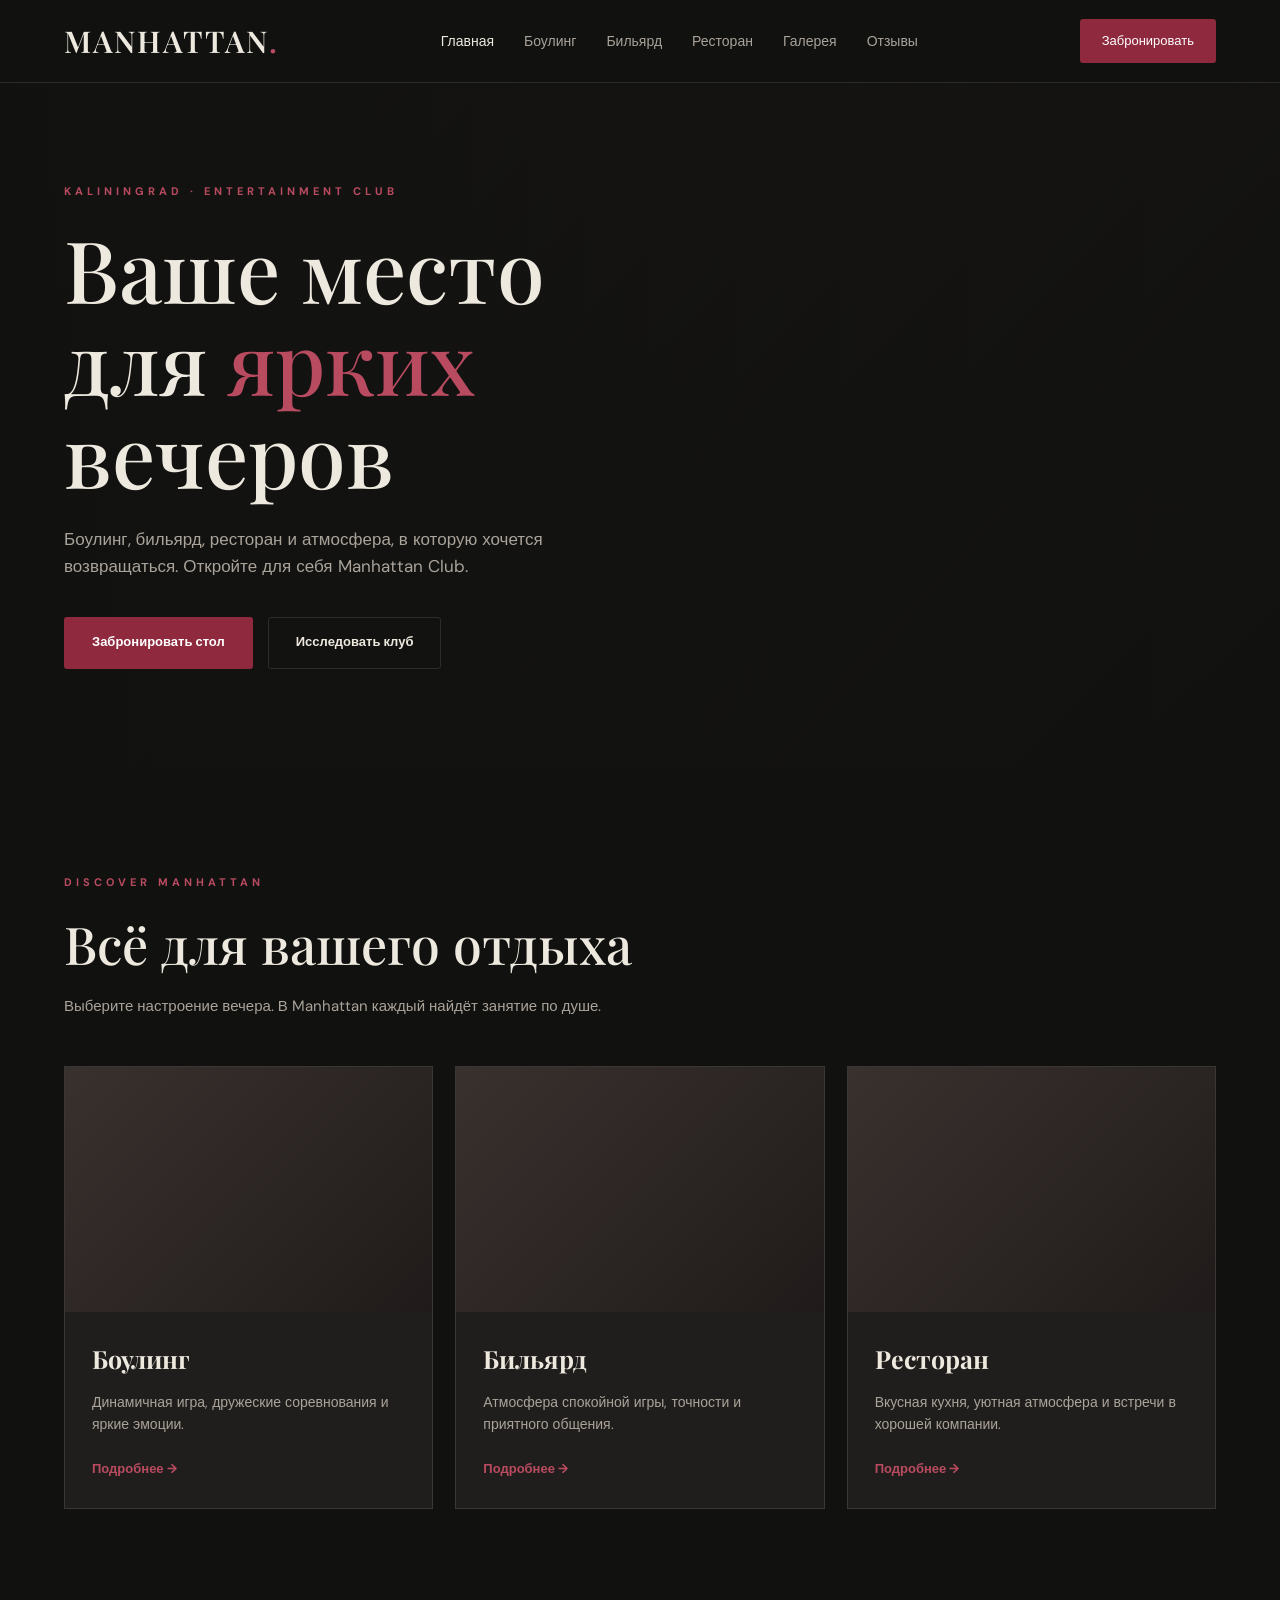
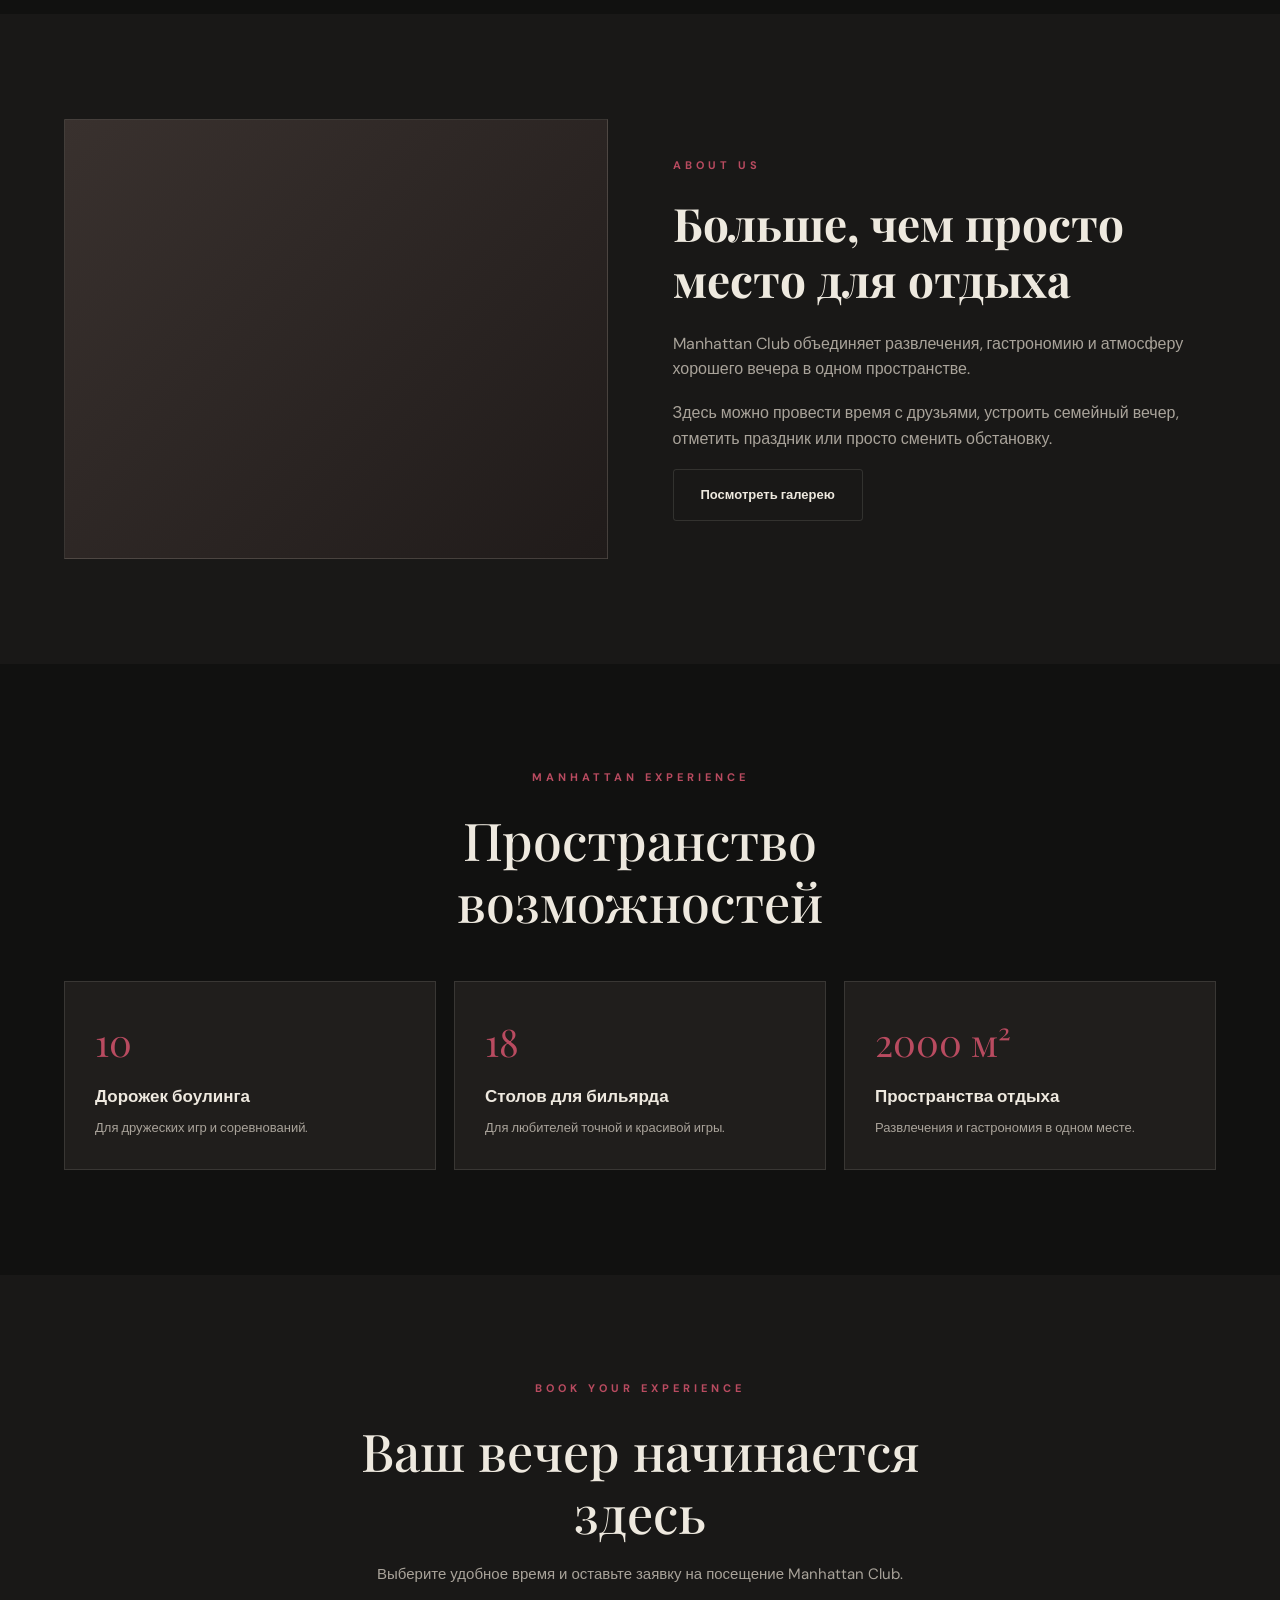
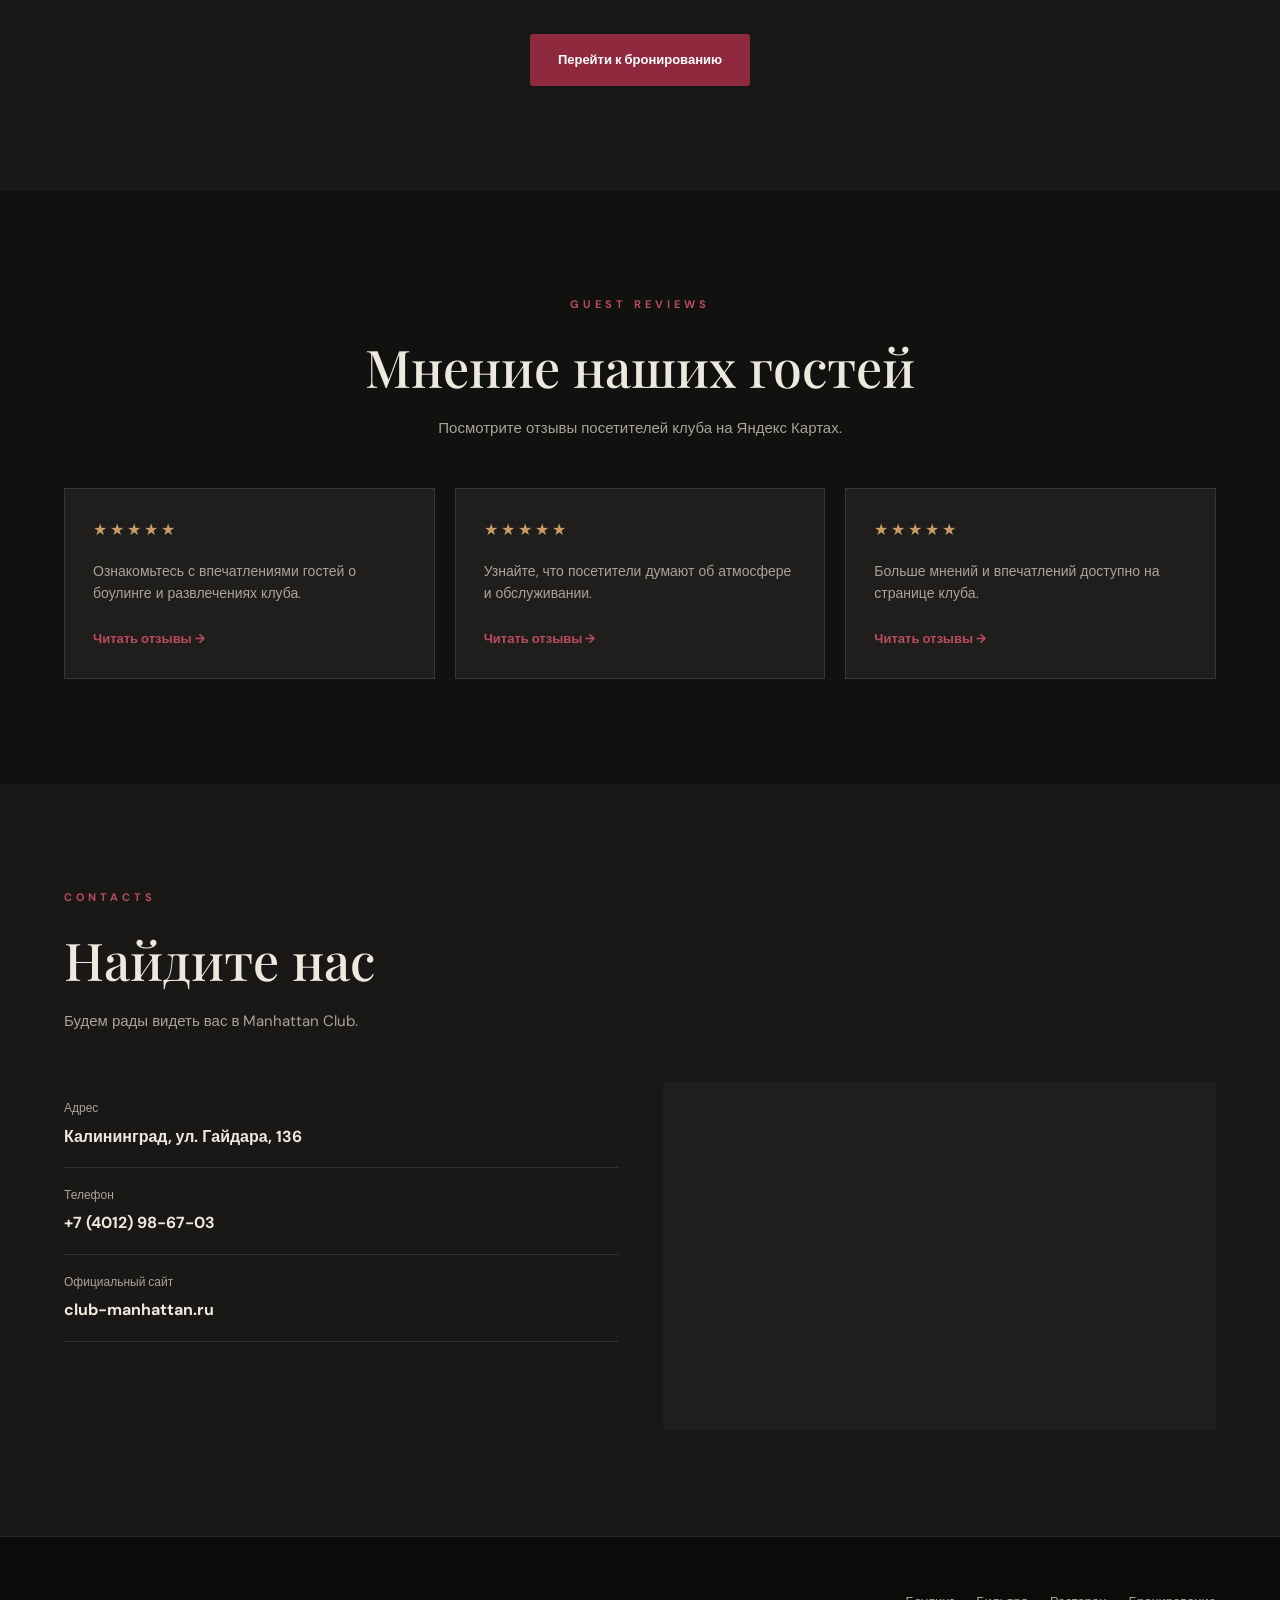
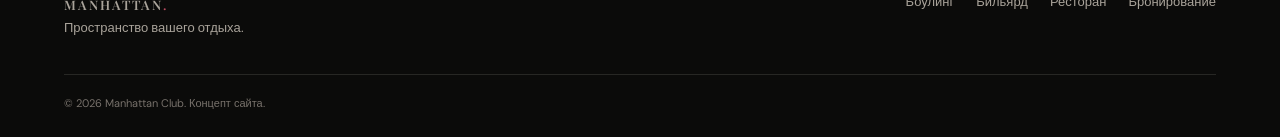
<file: index.html>
<!DOCTYPE html>
<html lang="ru">
<head>
  <meta charset="UTF-8">
  <meta name="viewport" content="width=device-width, initial-scale=1.0">
  <meta name="description" content="Manhattan Club — боулинг, бильярд, ресторан и отдых в Калининграде.">
  <title>Manhattan Club — территория отдыха</title>
  <link rel="stylesheet" href="css/style.css">
  <link rel="preconnect" href="https://fonts.googleapis.com">
  <link rel="preconnect" href="https://fonts.gstatic.com" crossorigin>
</head>
<body>

<header class="header">
  <div class="container nav">
    <a href="index.html" class="logo">MANHATTAN<span>.</span></a>

    <nav class="nav-links">
      <a href="index.html" class="active">Главная</a>
      <a href="bowling.html">Боулинг</a>
      <a href="billiard.html">Бильярд</a>
      <a href="restaurant.html">Ресторан</a>
      <a href="gallery.html">Галерея</a>
      <a href="reviews.html">Отзывы</a>
    </nav>

    <a href="booking.html" class="nav-button">Забронировать</a>
  </div>
</header>

<main>

  <!-- ПЕРВЫЙ ЭКРАН -->
  <section class="hero">
    <div class="container">
      <div class="hero-content">
        <div class="eyebrow">KALININGRAD · ENTERTAINMENT CLUB</div>

        <h1>
          Ваше место<br>
          для <span>ярких</span> вечеров
        </h1>

        <p>
          Боулинг, бильярд, ресторан и атмосфера,
          в которую хочется возвращаться.
          Откройте для себя Manhattan Club.
        </p>

        <div class="hero-actions">
          <a href="booking.html" class="btn btn-primary">
            Забронировать стол
          </a>

          <a href="#activities" class="btn btn-outline">
            Исследовать клуб
          </a>
        </div>
      </div>
    </div>
  </section>

  <!-- НАПРАВЛЕНИЯ -->
  <section class="section" id="activities">
    <div class="container">

      <div class="section-heading">
        <div class="eyebrow">DISCOVER MANHATTAN</div>
        <h2>Всё для вашего отдыха</h2>
        <p>
          Выберите настроение вечера.
          В Manhattan каждый найдёт занятие по душе.
        </p>
      </div>

      <div class="cards-grid">

        <article class="card">
          <div class="card-image"></div>
          <div class="card-content">
            <h3>Боулинг</h3>
            <p>
              Динамичная игра, дружеские соревнования
              и яркие эмоции.
            </p>
            <a href="bowling.html" class="card-link">
              Подробнее →
            </a>
          </div>
        </article>

        <article class="card">
          <div class="card-image"></div>
          <div class="card-content">
            <h3>Бильярд</h3>
            <p>
              Атмосфера спокойной игры, точности
              и приятного общения.
            </p>
            <a href="billiard.html" class="card-link">
              Подробнее →
            </a>
          </div>
        </article>

        <article class="card">
          <div class="card-image"></div>
          <div class="card-content">
            <h3>Ресторан</h3>
            <p>
              Вкусная кухня, уютная атмосфера
              и встречи в хорошей компании.
            </p>
            <a href="restaurant.html" class="card-link">
              Подробнее →
            </a>
          </div>
        </article>

      </div>
    </div>
  </section>

  <!-- О КЛУБЕ -->
  <section class="section section-dark">
    <div class="container about-grid">

      <div class="about-image"></div>

      <div class="about-text">
        <div class="eyebrow">ABOUT US</div>
        <h2>Больше, чем просто место для отдыха</h2>

        <p>
          Manhattan Club объединяет развлечения,
          гастрономию и атмосферу хорошего вечера
          в одном пространстве.
        </p>

        <p>
          Здесь можно провести время с друзьями,
          устроить семейный вечер, отметить праздник
          или просто сменить обстановку.
        </p>

        <a href="gallery.html" class="btn btn-outline">
          Посмотреть галерею
        </a>
      </div>

    </div>
  </section>

  <!-- ПРЕИМУЩЕСТВА -->
  <section class="section">
    <div class="container">

      <div class="section-heading center">
        <div class="eyebrow">MANHATTAN EXPERIENCE</div>
        <h2>Пространство возможностей</h2>
      </div>

      <div class="features">

        <div class="feature">
          <div class="feature-number">10</div>
          <h3>Дорожек боулинга</h3>
          <p>Для дружеских игр и соревнований.</p>
        </div>

        <div class="feature">
          <div class="feature-number">18</div>
          <h3>Столов для бильярда</h3>
          <p>Для любителей точной и красивой игры.</p>
        </div>

        <div class="feature">
          <div class="feature-number">2000 м²</div>
          <h3>Пространства отдыха</h3>
          <p>Развлечения и гастрономия в одном месте.</p>
        </div>

      </div>

    </div>
  </section>

  <!-- БРОНИРОВАНИЕ -->
  <section class="section section-dark">
    <div class="container">

      <div class="section-heading center">
        <div class="eyebrow">BOOK YOUR EXPERIENCE</div>
        <h2>Ваш вечер начинается здесь</h2>
        <p>
          Выберите удобное время и оставьте заявку
          на посещение Manhattan Club.
        </p>
      </div>

      <div style="text-align:center">
        <a href="booking.html" class="btn btn-primary">
          Перейти к бронированию
        </a>
      </div>

    </div>
  </section>

  <!-- ОТЗЫВЫ -->
  <section class="section">
    <div class="container">

      <div class="section-heading center">
        <div class="eyebrow">GUEST REVIEWS</div>
        <h2>Мнение наших гостей</h2>
        <p>
          Посмотрите отзывы посетителей клуба
          на Яндекс Картах.
        </p>
      </div>

      <div class="reviews-grid">

        <div class="review">
          <div class="review-stars">★★★★★</div>
          <p>
            Ознакомьтесь с впечатлениями гостей
            о боулинге и развлечениях клуба.
          </p>
          <a class="card-link"
             href="https://yandex.com/maps/org/manhattan_club/1027581451/reviews/"
             target="_blank" rel="noopener">
            Читать отзывы →
          </a>
        </div>

        <div class="review">
          <div class="review-stars">★★★★★</div>
          <p>
            Узнайте, что посетители думают
            об атмосфере и обслуживании.
          </p>
          <a class="card-link"
             href="https://yandex.com/maps/org/manhattan_club/1027581451/reviews/"
             target="_blank" rel="noopener">
            Читать отзывы →
          </a>
        </div>

        <div class="review">
          <div class="review-stars">★★★★★</div>
          <p>
            Больше мнений и впечатлений
            доступно на странице клуба.
          </p>
          <a class="card-link"
             href="https://yandex.com/maps/org/manhattan_club/1027581451/reviews/"
             target="_blank" rel="noopener">
            Читать отзывы →
          </a>
        </div>

      </div>

    </div>
  </section>

  <!-- КОНТАКТЫ -->
  <section class="section section-dark">
    <div class="container">

      <div class="section-heading">
        <div class="eyebrow">CONTACTS</div>
        <h2>Найдите нас</h2>
        <p>Будем рады видеть вас в Manhattan Club.</p>
      </div>

      <div class="contacts-grid">

        <div>
          <div class="contact-item">
            <span>Адрес</span>
            <strong>Калининград, ул. Гайдара, 136</strong>
          </div>

          <div class="contact-item">
            <span>Телефон</span>
            <strong>
              <a href="tel:+74012986703">+7 (4012) 98-67-03</a>
            </strong>
          </div>

          <div class="contact-item">
            <span>Официальный сайт</span>
            <strong>
              <a href="https://club-manhattan.ru/"
                 target="_blank" rel="noopener">
                club-manhattan.ru
              </a>
            </strong>
          </div>
        </div>

        <iframe
          class="map-frame"
          src="https://yandex.ru/map-widget/v1/?text=Manhattan%20Club%20Kaliningrad%20Gaidara%20136"
          loading="lazy"
          title="Manhattan Club на карте">
        </iframe>

      </div>
    </div>
  </section>

</main>

<footer class="footer">
  <div class="container">

    <div class="footer-content">
      <div>
        <a href="index.html" class="logo">MANHATTAN<span>.</span></a>
        <p>Пространство вашего отдыха.</p>
      </div>

      <div class="footer-links">
        <a href="bowling.html">Боулинг</a>
        <a href="billiard.html">Бильярд</a>
        <a href="restaurant.html">Ресторан</a>
        <a href="booking.html">Бронирование</a>
      </div>
    </div>

    <div class="footer-bottom">
      © 2026 Manhattan Club. Концепт сайта.
    </div>

  </div>
</footer>

</body>
</html>
</file>
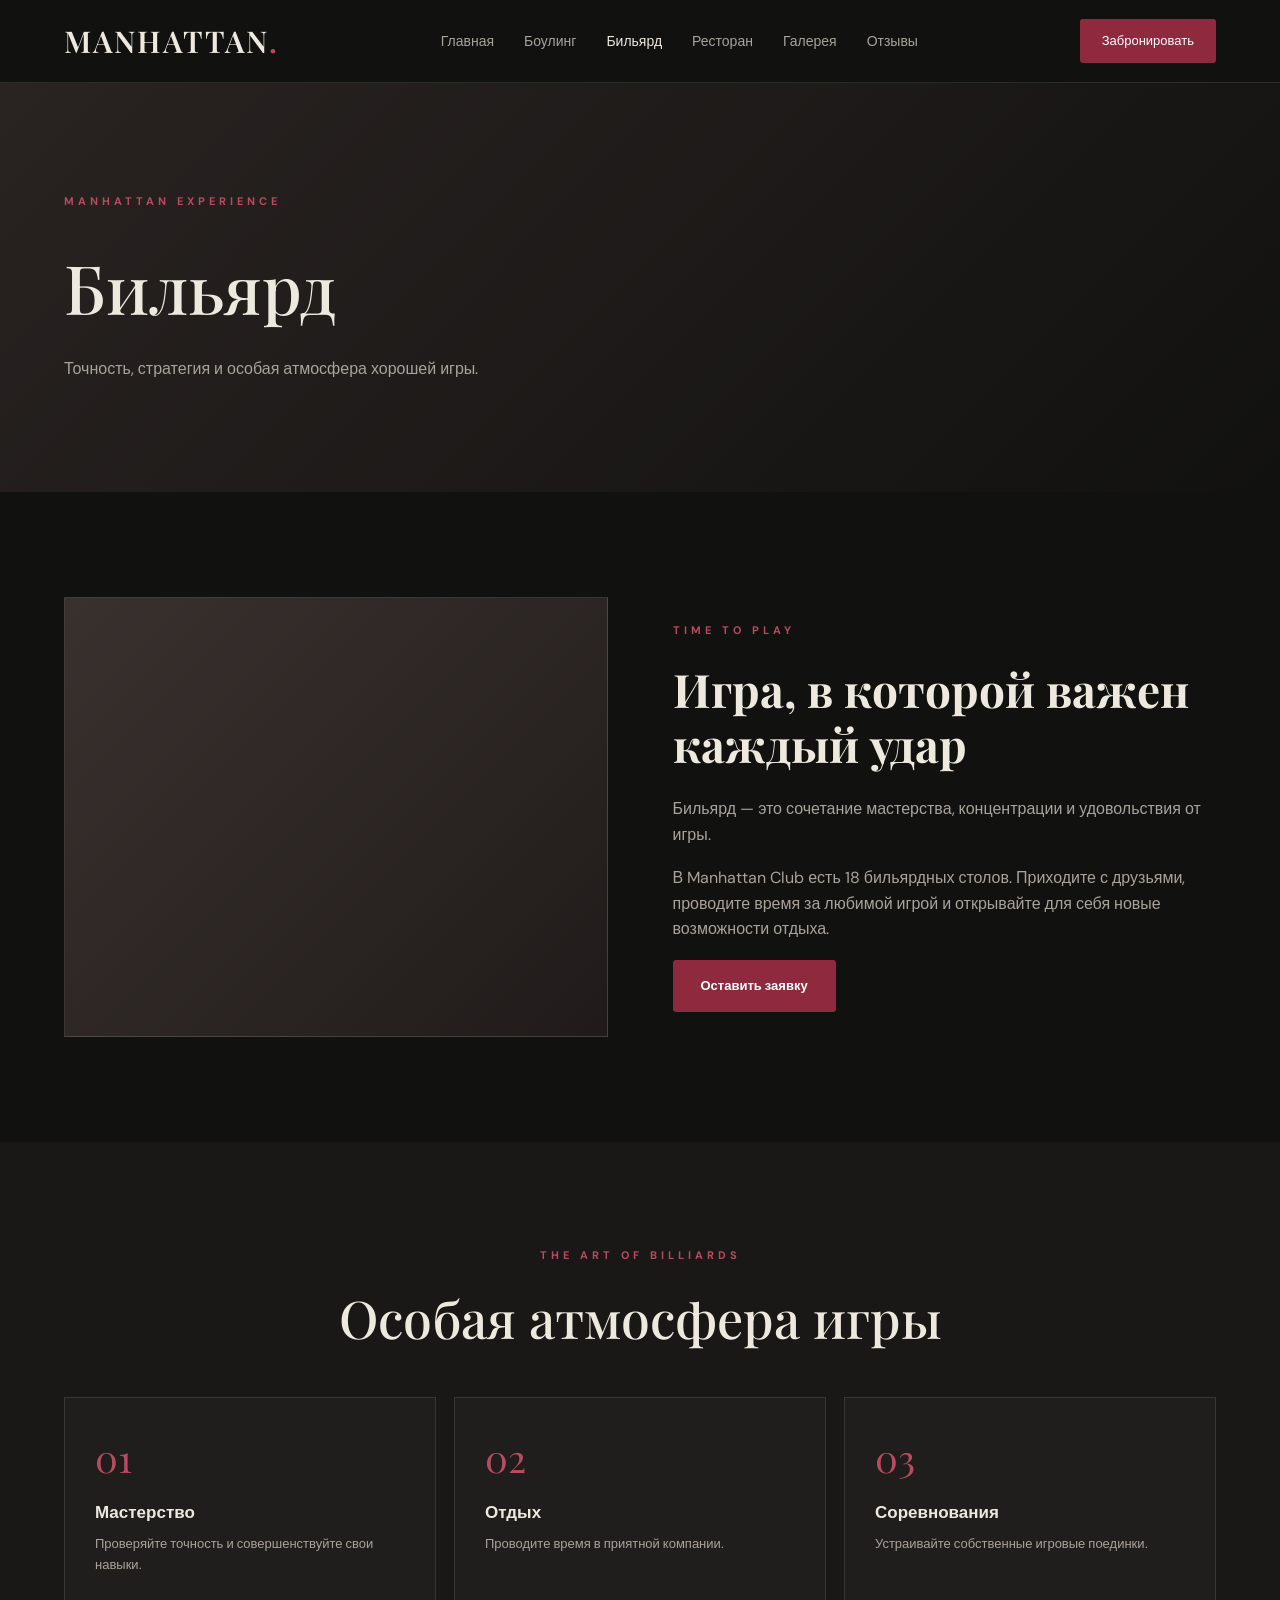
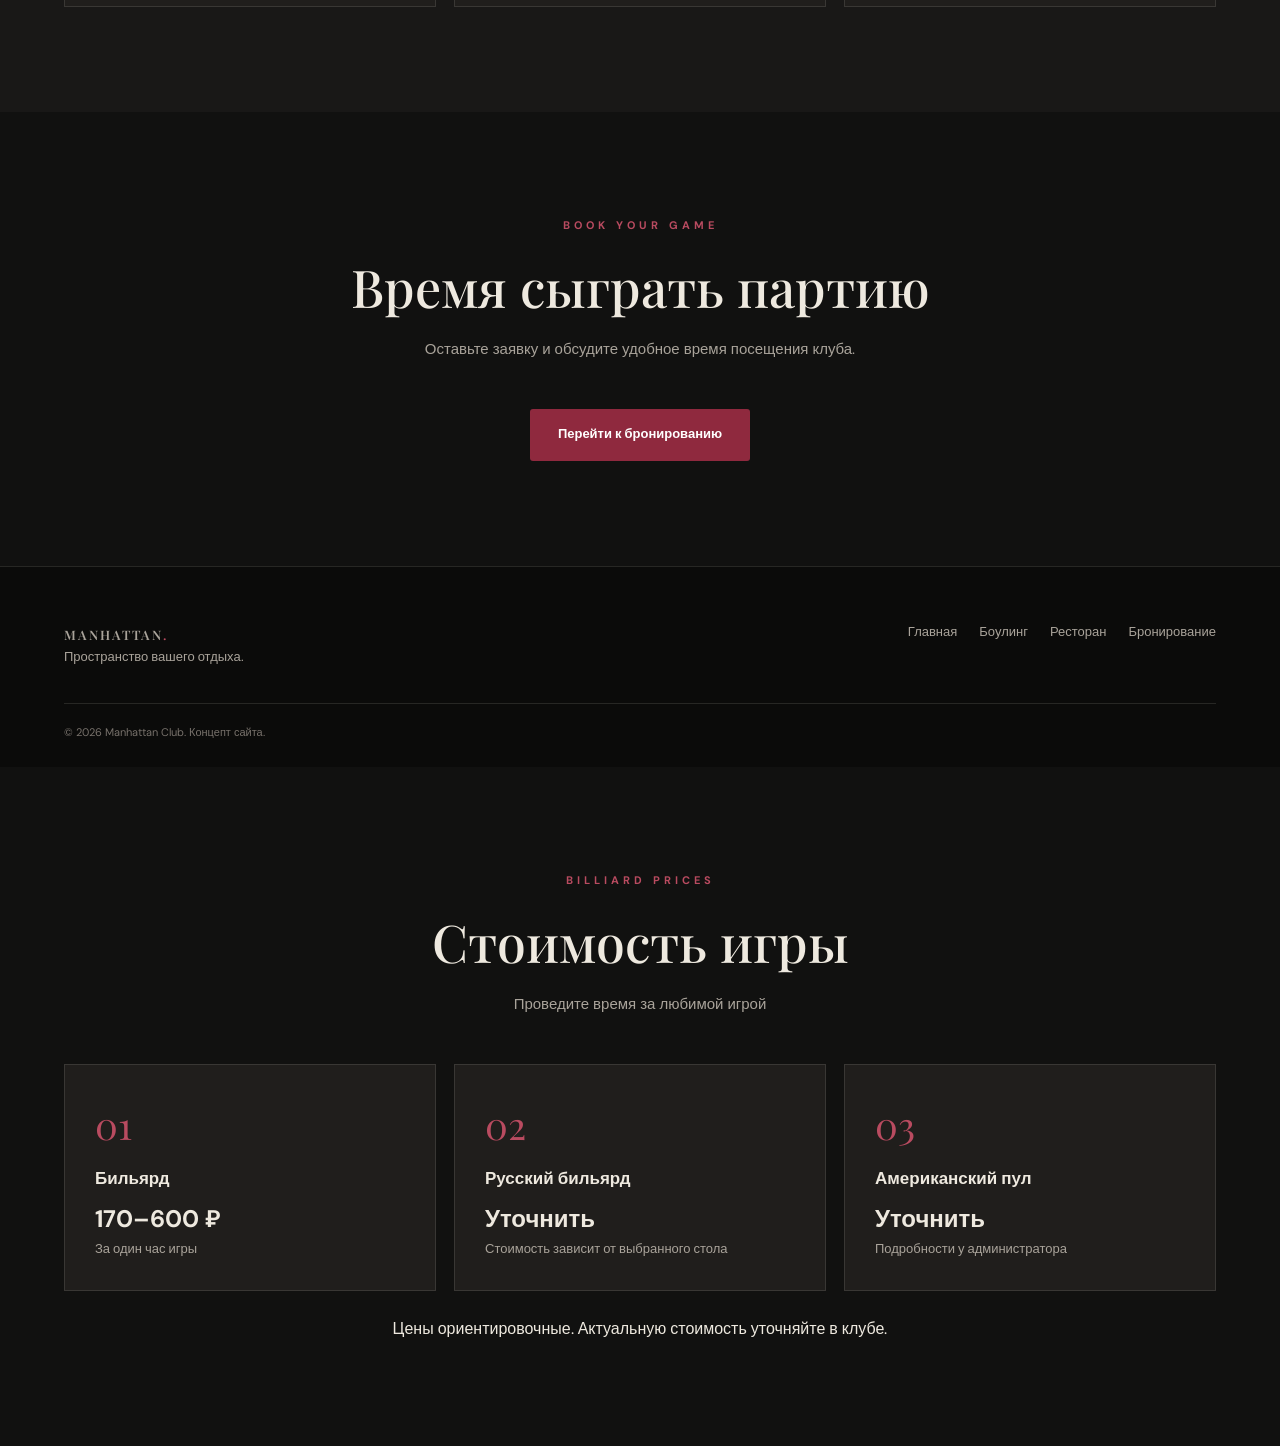
<file: billiard.html>
<!DOCTYPE html>
<html lang="ru">
<head>
  <meta charset="UTF-8">
  <meta name="viewport" content="width=device-width, initial-scale=1.0">
  <meta name="description" content="Бильярд в Manhattan Club, Калининград.">
  <title>Бильярд — Manhattan Club</title>
  <link rel="stylesheet" href="css/style.css">
</head>
<body>

<header class="header">
  <div class="container nav">
    <a href="index.html" class="logo">MANHATTAN<span>.</span></a>

    <nav class="nav-links">
      <a href="index.html">Главная</a>
      <a href="bowling.html">Боулинг</a>
      <a href="billiard.html" class="active">Бильярд</a>
      <a href="restaurant.html">Ресторан</a>
      <a href="gallery.html">Галерея</a>
      <a href="reviews.html">Отзывы</a>
    </nav>

    <a href="booking.html" class="nav-button">Забронировать</a>
  </div>
</header>

<main>

  <section class="page-hero">
    <div class="container">
      <div class="eyebrow">MANHATTAN EXPERIENCE</div>
      <h1>Бильярд</h1>
      <p>
        Точность, стратегия и особая атмосфера
        хорошей игры.
      </p>
    </div>
  </section>

  <section class="section">
    <div class="container about-grid">

      <div class="about-image"></div>

      <div class="about-text">
        <div class="eyebrow">TIME TO PLAY</div>
        <h2>Игра, в которой важен каждый удар</h2>

        <p>
          Бильярд — это сочетание мастерства,
          концентрации и удовольствия от игры.
        </p>

        <p>
          В Manhattan Club есть 18 бильярдных столов.
          Приходите с друзьями, проводите время
          за любимой игрой и открывайте для себя
          новые возможности отдыха.
        </p>

        <a href="booking.html" class="btn btn-primary">
          Оставить заявку
        </a>
      </div>

    </div>
  </section>

  <section class="section section-dark">
    <div class="container">

      <div class="section-heading center">
        <div class="eyebrow">THE ART OF BILLIARDS</div>
        <h2>Особая атмосфера игры</h2>
      </div>

      <div class="features">

        <div class="feature">
          <div class="feature-number">01</div>
          <h3>Мастерство</h3>
          <p>Проверяйте точность и совершенствуйте свои навыки.</p>
        </div>

        <div class="feature">
          <div class="feature-number">02</div>
          <h3>Отдых</h3>
          <p>Проводите время в приятной компании.</p>
        </div>

        <div class="feature">
          <div class="feature-number">03</div>
          <h3>Соревнования</h3>
          <p>Устраивайте собственные игровые поединки.</p>
        </div>

      </div>

    </div>
  </section>

  <section class="section">
    <div class="container">
      <div class="section-heading center">
        <div class="eyebrow">BOOK YOUR GAME</div>
        <h2>Время сыграть партию</h2>
        <p>
          Оставьте заявку и обсудите удобное
          время посещения клуба.
        </p>
      </div>

      <div style="text-align:center">
        <a href="booking.html" class="btn btn-primary">
          Перейти к бронированию
        </a>
      </div>
    </div>
  </section>

</main>

<footer class="footer">
  <div class="container">
    <div class="footer-content">
      <div>
        <a href="index.html" class="logo">MANHATTAN<span>.</span></a>
        <p>Пространство вашего отдыха.</p>
      </div>

      <div class="footer-links">
        <a href="index.html">Главная</a>
        <a href="bowling.html">Боулинг</a>
        <a href="restaurant.html">Ресторан</a>
        <a href="booking.html">Бронирование</a>
      </div>
    </div>

    <div class="footer-bottom">
      © 2026 Manhattan Club. Концепт сайта.
    </div>
  </div>
</footer>

</body>
</html>
<section class="section">
    <div class="container">
        <div class="section-heading center">
            <div class="eyebrow">BILLIARD PRICES</div>
            <h2>Стоимость игры</h2>
            <p>Проведите время за любимой игрой</p>
        </div>

        <div class="features">
            <div class="feature">
                <div class="feature-number">01</div>
                <h3>Бильярд</h3>
                <h2>170–600 ₽</h2>
                <p>За один час игры</p>
            </div>

            <div class="feature">
                <div class="feature-number">02</div>
                <h3>Русский бильярд</h3>
                <h2>Уточнить</h2>
                <p>Стоимость зависит от выбранного стола</p>
            </div>

            <div class="feature">
                <div class="feature-number">03</div>
                <h3>Американский пул</h3>
                <h2>Уточнить</h2>
                <p>Подробности у администратора</p>
            </div>
        </div>

        <p style="text-align:center; margin-top:25px;">
            Цены ориентировочные. Актуальную стоимость уточняйте в клубе.
        </p>
    </div>
</section>
</file>
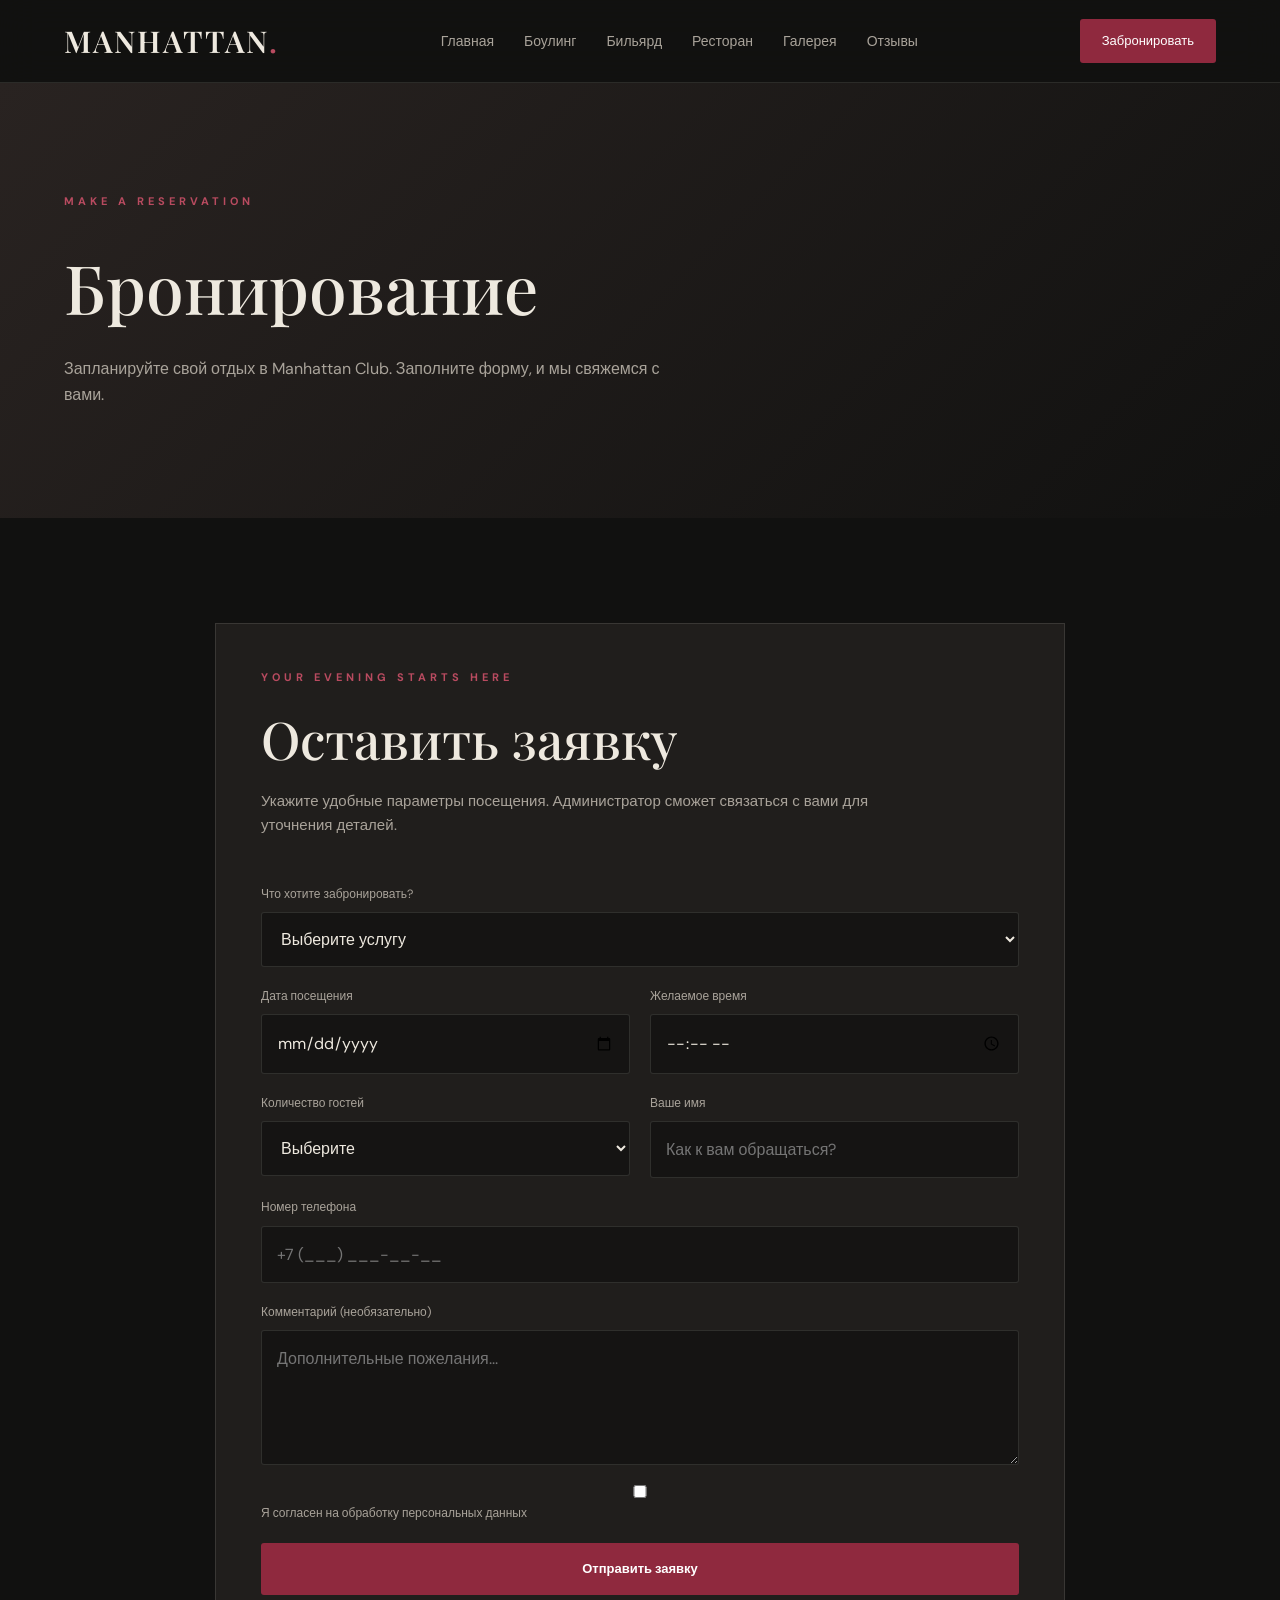
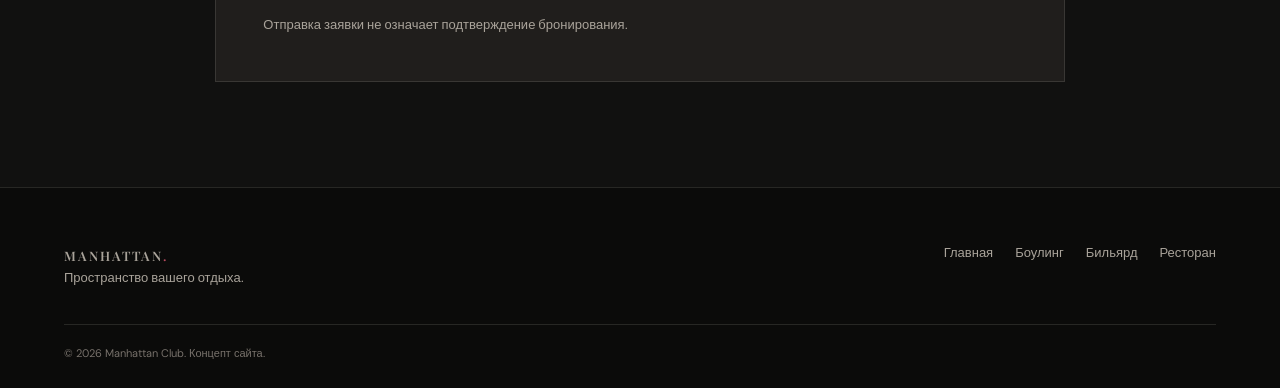
<file: booking.html>
<!DOCTYPE html>
<html lang="ru">
<head>
  <meta charset="UTF-8">
  <meta name="viewport" content="width=device-width, initial-scale=1.0">
  <meta name="description" content="Заявка на бронирование в Manhattan Club.">
  <title>Бронирование — Manhattan Club</title>
  <link rel="stylesheet" href="css/style.css">
</head>
<body>

<header class="header">
  <div class="container nav">
    <a href="index.html" class="logo">MANHATTAN<span>.</span></a>

    <nav class="nav-links">
      <a href="index.html">Главная</a>
      <a href="bowling.html">Боулинг</a>
      <a href="billiard.html">Бильярд</a>
      <a href="restaurant.html">Ресторан</a>
      <a href="gallery.html">Галерея</a>
      <a href="reviews.html">Отзывы</a>
    </nav>

    <a href="booking.html" class="nav-button">Забронировать</a>
  </div>
</header>

<main>

  <section class="page-hero">
    <div class="container">
      <div class="eyebrow">MAKE A RESERVATION</div>
      <h1>Бронирование</h1>
      <p>
        Запланируйте свой отдых в Manhattan Club.
        Заполните форму, и мы свяжемся с вами.
      </p>
    </div>
  </section>

  <section class="section">
    <div class="container">

      <div class="booking-box">

        <div class="section-heading">
          <div class="eyebrow">YOUR EVENING STARTS HERE</div>
          <h2>Оставить заявку</h2>
          <p>
            Укажите удобные параметры посещения.
            Администратор сможет связаться с вами
            для уточнения деталей.
          </p>
        </div>

        <form class="booking-form"
              action="https://formsubmit.co/ajax/YOUR_EMAIL"
              method="POST"
              id="bookingForm">

          <input type="hidden" name="_subject"
                 value="Новая заявка — Manhattan Club">

          <input type="hidden" name="_captcha" value="false">

          <div class="form-group full">
            <label for="service">Что хотите забронировать?</label>
            <select id="service" name="Услуга" required>
              <option value="">Выберите услугу</option>
              <option value="Боулинг">Боулинг</option>
              <option value="Бильярд">Бильярд</option>
              <option value="Ресторан">Ресторан</option>
            </select>
          </div>

          <div class="form-group">
            <label for="date">Дата посещения</label>
            <input type="date" id="date" name="Дата" required>
          </div>

          <div class="form-group">
            <label for="time">Желаемое время</label>
            <input type="time" id="time" name="Время" required>
          </div>

          <div class="form-group">
            <label for="guests">Количество гостей</label>
            <select id="guests" name="Количество гостей" required>
              <option value="">Выберите</option>
              <option>1 человек</option>
              <option>2 человека</option>
              <option>3 человека</option>
              <option>4 человека</option>
              <option>5 человек</option>
              <option>6 человек</option>
              <option>7 человек</option>
              <option>8 человек</option>
              <option>Более 8 человек</option>
            </select>
          </div>

          <div class="form-group">
            <label for="name">Ваше имя</label>
            <input type="text" id="name" name="Имя"
                   placeholder="Как к вам обращаться?" required>
          </div>

          <div class="form-group full">
            <label for="phone">Номер телефона</label>
            <input type="tel" id="phone" name="Телефон"
                   placeholder="+7 (___) ___-__-__" required>
          </div>

          <div class="form-group full">
            <label for="comment">Комментарий (необязательно)</label>
            <textarea id="comment" name="Комментарий"
                      rows="4"
                      placeholder="Дополнительные пожелания..."></textarea>
          </div>

          <div class="form-group full">
            <label>
              <input type="checkbox" required>
              Я согласен на обработку персональных данных
            </label>
          </div>

          <button type="submit" class="btn btn-primary">
            Отправить заявку
          </button>

          <p id="formMessage"
             style="color:var(--muted);font-size:13px;text-align:center"
             aria-live="polite">
            Отправка заявки не означает подтверждение бронирования.
          </p>

        </form>

      </div>
    </div>
  </section>

</main>

<footer class="footer">
  <div class="container">
    <div class="footer-content">
      <div>
        <a href="index.html" class="logo">MANHATTAN<span>.</span></a>
        <p>Пространство вашего отдыха.</p>
      </div>

      <div class="footer-links">
        <a href="index.html">Главная</a>
        <a href="bowling.html">Боулинг</a>
        <a href="billiard.html">Бильярд</a>
        <a href="restaurant.html">Ресторан</a>
      </div>
    </div>

    <div class="footer-bottom">
      © 2026 Manhattan Club. Концепт сайта.
    </div>
  </div>
</footer>

<script>
const dateInput = document.getElementById('date');
const today = new Date();
const localToday = new Date(
  today.getTime() - today.getTimezoneOffset() * 60000
).toISOString().split('T')[0];

dateInput.min = localToday;

document.getElementById('bookingForm').addEventListener('submit', async function(event) {
  event.preventDefault();

  const form = this;
  const message = document.getElementById('formMessage');
  const button = form.querySelector('button[type="submit"]');

  if (form.action.includes('YOUR_EMAIL')) {
    message.textContent = 'Форма подготовлена. Для отправки нужно подключить электронную почту клуба.';
    return;
  }

  button.disabled = true;
  button.textContent = 'Отправка...';

  try {
    const response = await fetch(form.action, {
      method: 'POST',
      body: new FormData(form),
      headers: { 'Accept': 'application/json' }
    });

    if (!response.ok) throw new Error('Ошибка отправки');

    message.textContent = 'Заявка отправлена! Ожидайте связи с представителем клуба.';
    form.reset();
    dateInput.min = localToday;

  } catch (error) {
    message.textContent = 'Не удалось отправить заявку. Попробуйте связаться с клубом по телефону.';
  } finally {
    button.disabled = false;
    button.textContent = 'Отправить заявку';
  }
});
</script>

</body>
</html>
</file>
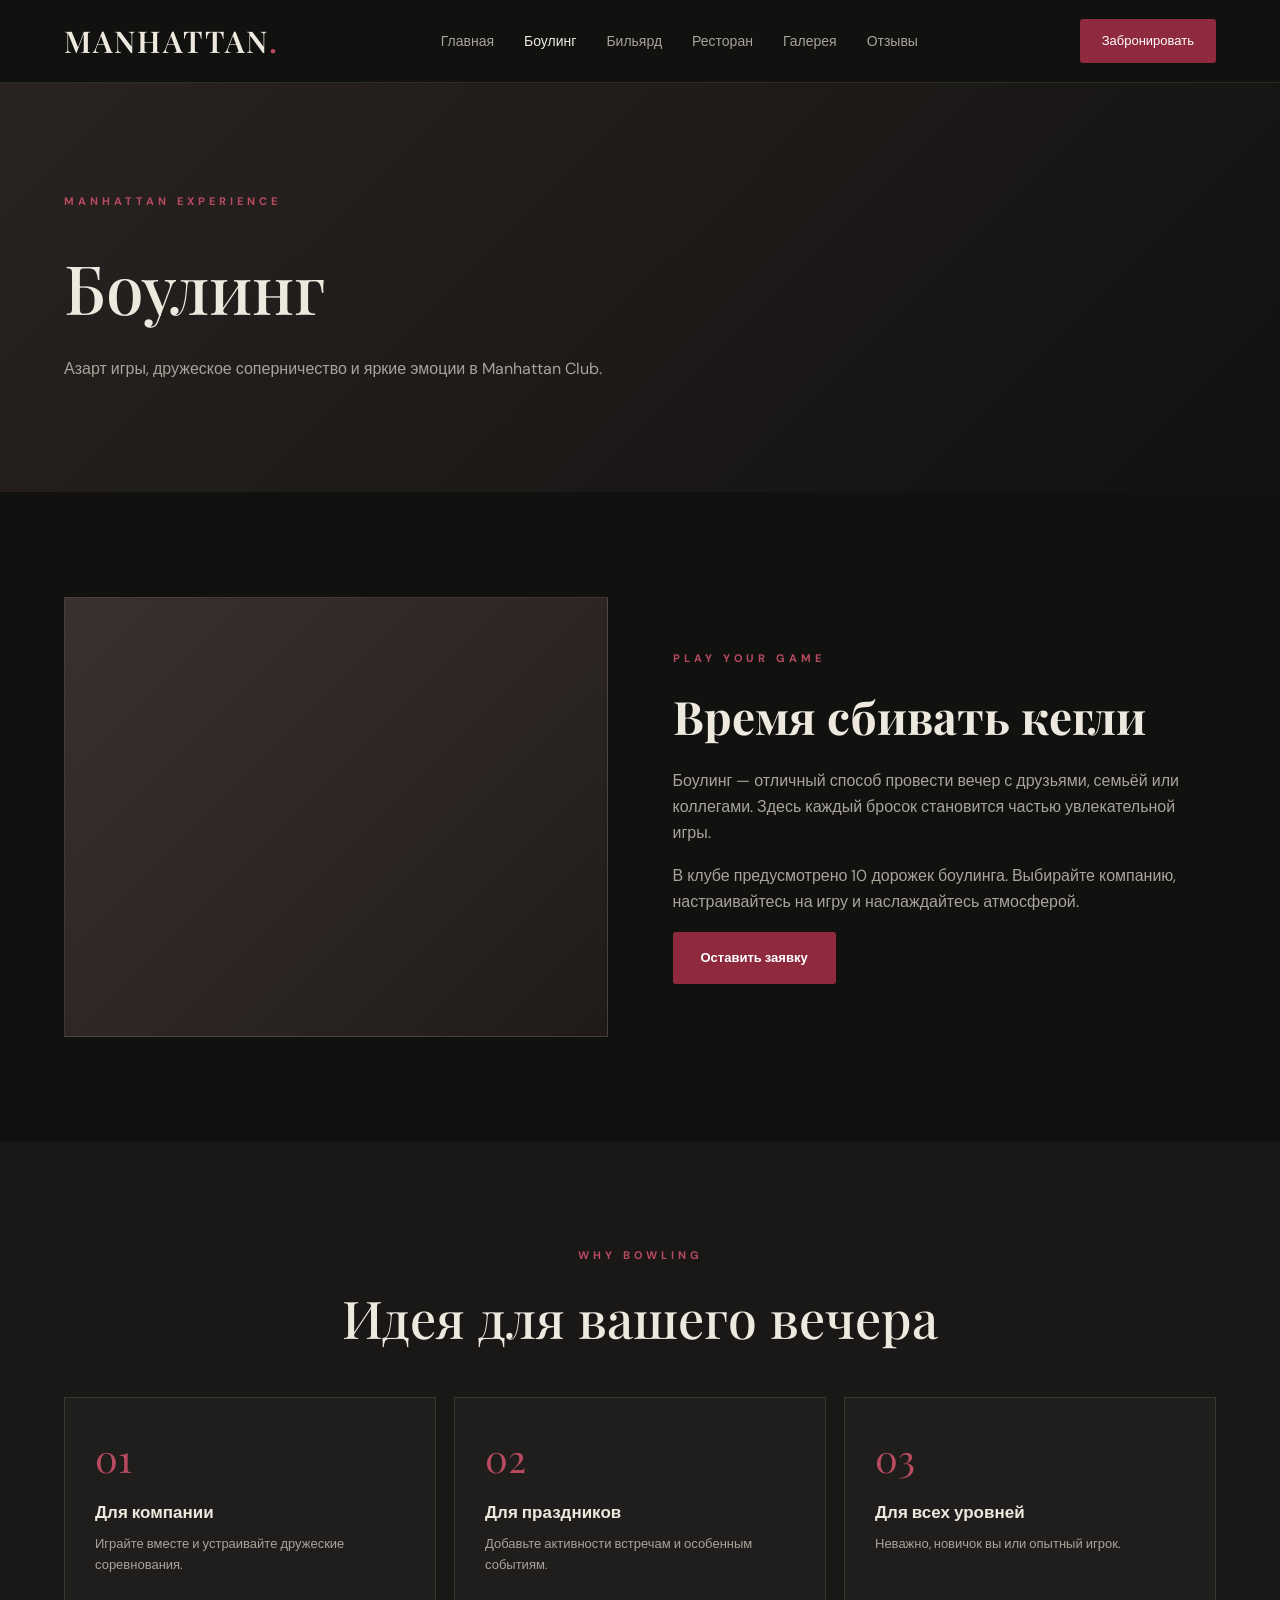
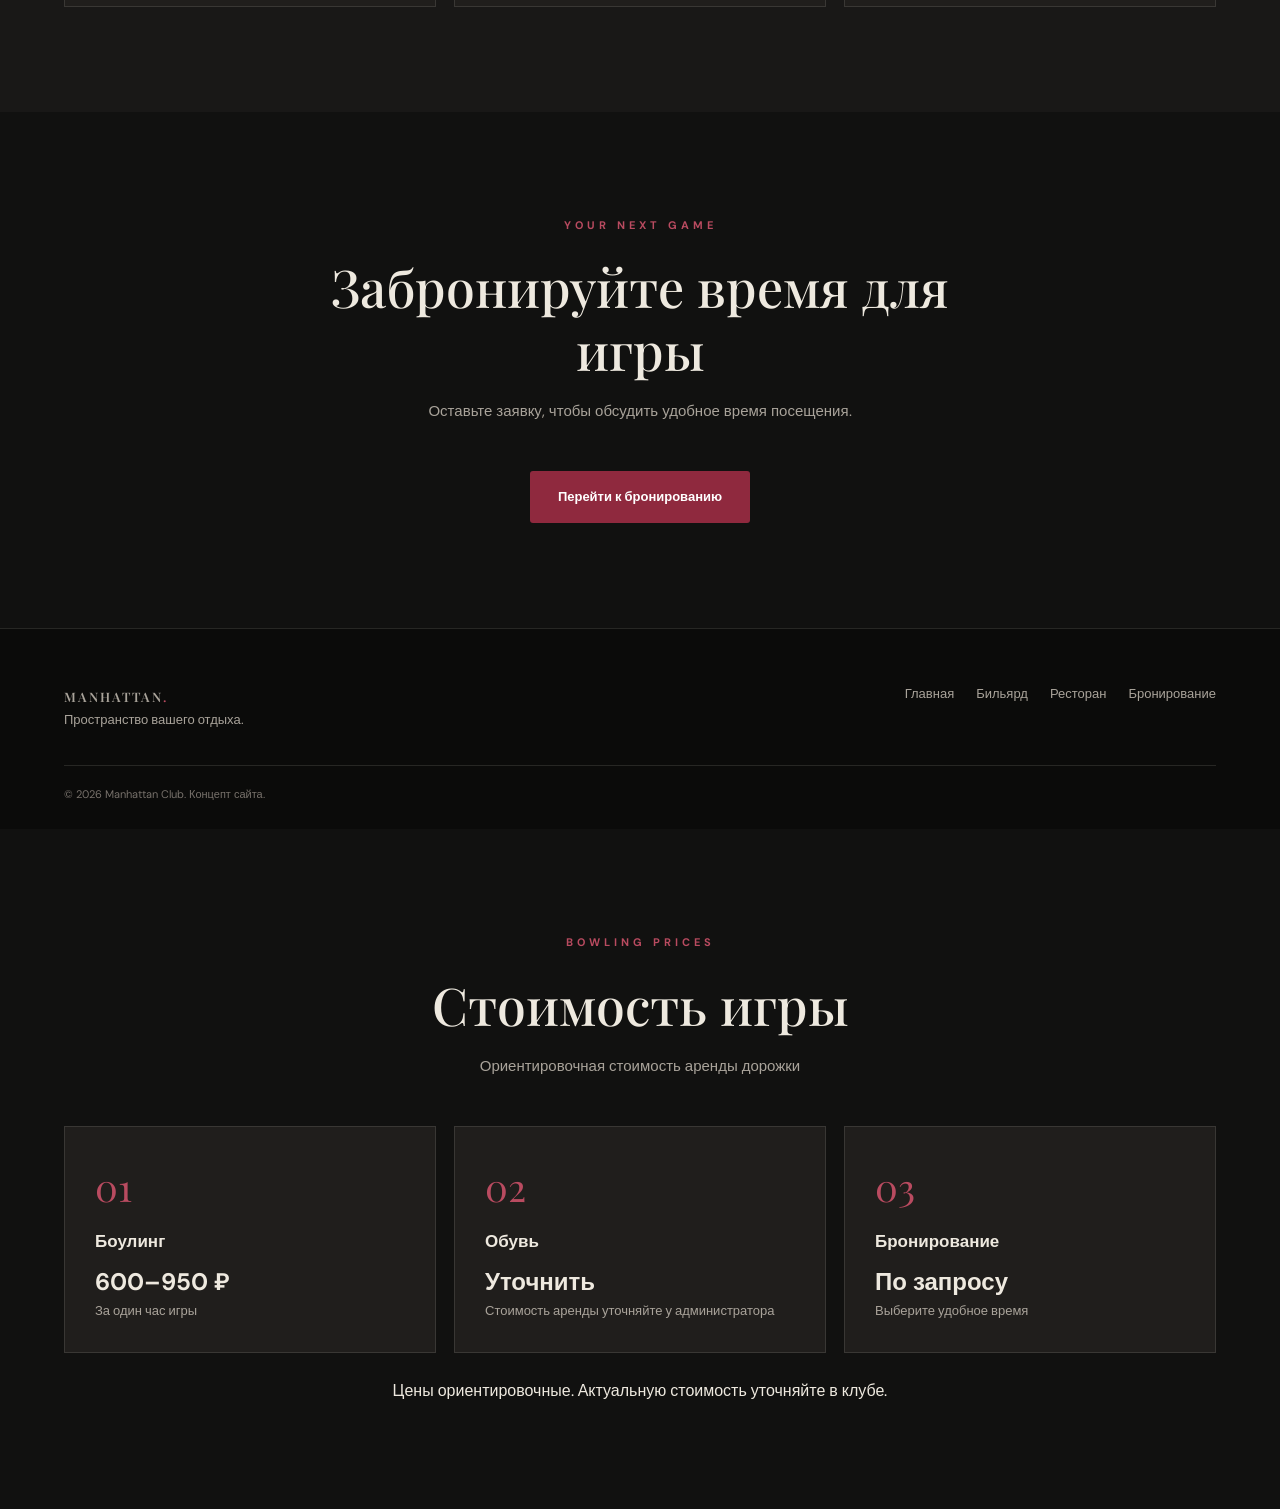
<file: bowling.html>
<!DOCTYPE html>
<html lang="ru">
<head>
  <meta charset="UTF-8">
  <meta name="viewport" content="width=device-width, initial-scale=1.0">
  <meta name="description" content="Боулинг в Manhattan Club, Калининград.">
  <title>Боулинг — Manhattan Club</title>
  <link rel="stylesheet" href="css/style.css">
</head>
<body>

<header class="header">
  <div class="container nav">
    <a href="index.html" class="logo">MANHATTAN<span>.</span></a>

    <nav class="nav-links">
      <a href="index.html">Главная</a>
      <a href="bowling.html" class="active">Боулинг</a>
      <a href="billiard.html">Бильярд</a>
      <a href="restaurant.html">Ресторан</a>
      <a href="gallery.html">Галерея</a>
      <a href="reviews.html">Отзывы</a>
    </nav>

    <a href="booking.html" class="nav-button">Забронировать</a>
  </div>
</header>

<main>

  <section class="page-hero">
    <div class="container">
      <div class="eyebrow">MANHATTAN EXPERIENCE</div>
      <h1>Боулинг</h1>
      <p>
        Азарт игры, дружеское соперничество
        и яркие эмоции в Manhattan Club.
      </p>
    </div>
  </section>

  <section class="section">
    <div class="container about-grid">

      <div class="about-image"></div>

      <div class="about-text">
        <div class="eyebrow">PLAY YOUR GAME</div>
        <h2>Время сбивать кегли</h2>

        <p>
          Боулинг — отличный способ провести вечер
          с друзьями, семьёй или коллегами.
          Здесь каждый бросок становится частью
          увлекательной игры.
        </p>

        <p>
          В клубе предусмотрено 10 дорожек боулинга.
          Выбирайте компанию, настраивайтесь на игру
          и наслаждайтесь атмосферой.
        </p>

        <a href="booking.html" class="btn btn-primary">
          Оставить заявку
        </a>
      </div>

    </div>
  </section>

  <section class="section section-dark">
    <div class="container">

      <div class="section-heading center">
        <div class="eyebrow">WHY BOWLING</div>
        <h2>Идея для вашего вечера</h2>
      </div>

      <div class="features">

        <div class="feature">
          <div class="feature-number">01</div>
          <h3>Для компании</h3>
          <p>Играйте вместе и устраивайте дружеские соревнования.</p>
        </div>

        <div class="feature">
          <div class="feature-number">02</div>
          <h3>Для праздников</h3>
          <p>Добавьте активности встречам и особенным событиям.</p>
        </div>

        <div class="feature">
          <div class="feature-number">03</div>
          <h3>Для всех уровней</h3>
          <p>Неважно, новичок вы или опытный игрок.</p>
        </div>

      </div>

    </div>
  </section>

  <section class="section">
    <div class="container">
      <div class="section-heading center">
        <div class="eyebrow">YOUR NEXT GAME</div>
        <h2>Забронируйте время для игры</h2>
        <p>
          Оставьте заявку, чтобы обсудить
          удобное время посещения.
        </p>
      </div>

      <div style="text-align:center">
        <a href="booking.html" class="btn btn-primary">
          Перейти к бронированию
        </a>
      </div>
    </div>
  </section>

</main>

<footer class="footer">
  <div class="container">
    <div class="footer-content">
      <div>
        <a href="index.html" class="logo">MANHATTAN<span>.</span></a>
        <p>Пространство вашего отдыха.</p>
      </div>

      <div class="footer-links">
        <a href="index.html">Главная</a>
        <a href="billiard.html">Бильярд</a>
        <a href="restaurant.html">Ресторан</a>
        <a href="booking.html">Бронирование</a>
      </div>
    </div>

    <div class="footer-bottom">
      © 2026 Manhattan Club. Концепт сайта.
    </div>
  </div>
</footer>

</body>
</html>
<section class="section">
    <div class="container">
        <div class="section-heading center">
            <div class="eyebrow">BOWLING PRICES</div>
            <h2>Стоимость игры</h2>
            <p>Ориентировочная стоимость аренды дорожки</p>
        </div>

        <div class="features">
            <div class="feature">
                <div class="feature-number">01</div>
                <h3>Боулинг</h3>
                <h2>600–950 ₽</h2>
                <p>За один час игры</p>
            </div>

            <div class="feature">
                <div class="feature-number">02</div>
                <h3>Обувь</h3>
                <h2>Уточнить</h2>
                <p>Стоимость аренды уточняйте у администратора</p>
            </div>

            <div class="feature">
                <div class="feature-number">03</div>
                <h3>Бронирование</h3>
                <h2>По запросу</h2>
                <p>Выберите удобное время</p>
            </div>
        </div>

        <p style="text-align:center; margin-top:25px;">
            Цены ориентировочные. Актуальную стоимость уточняйте в клубе.
        </p>
    </div>
</section>
</file>
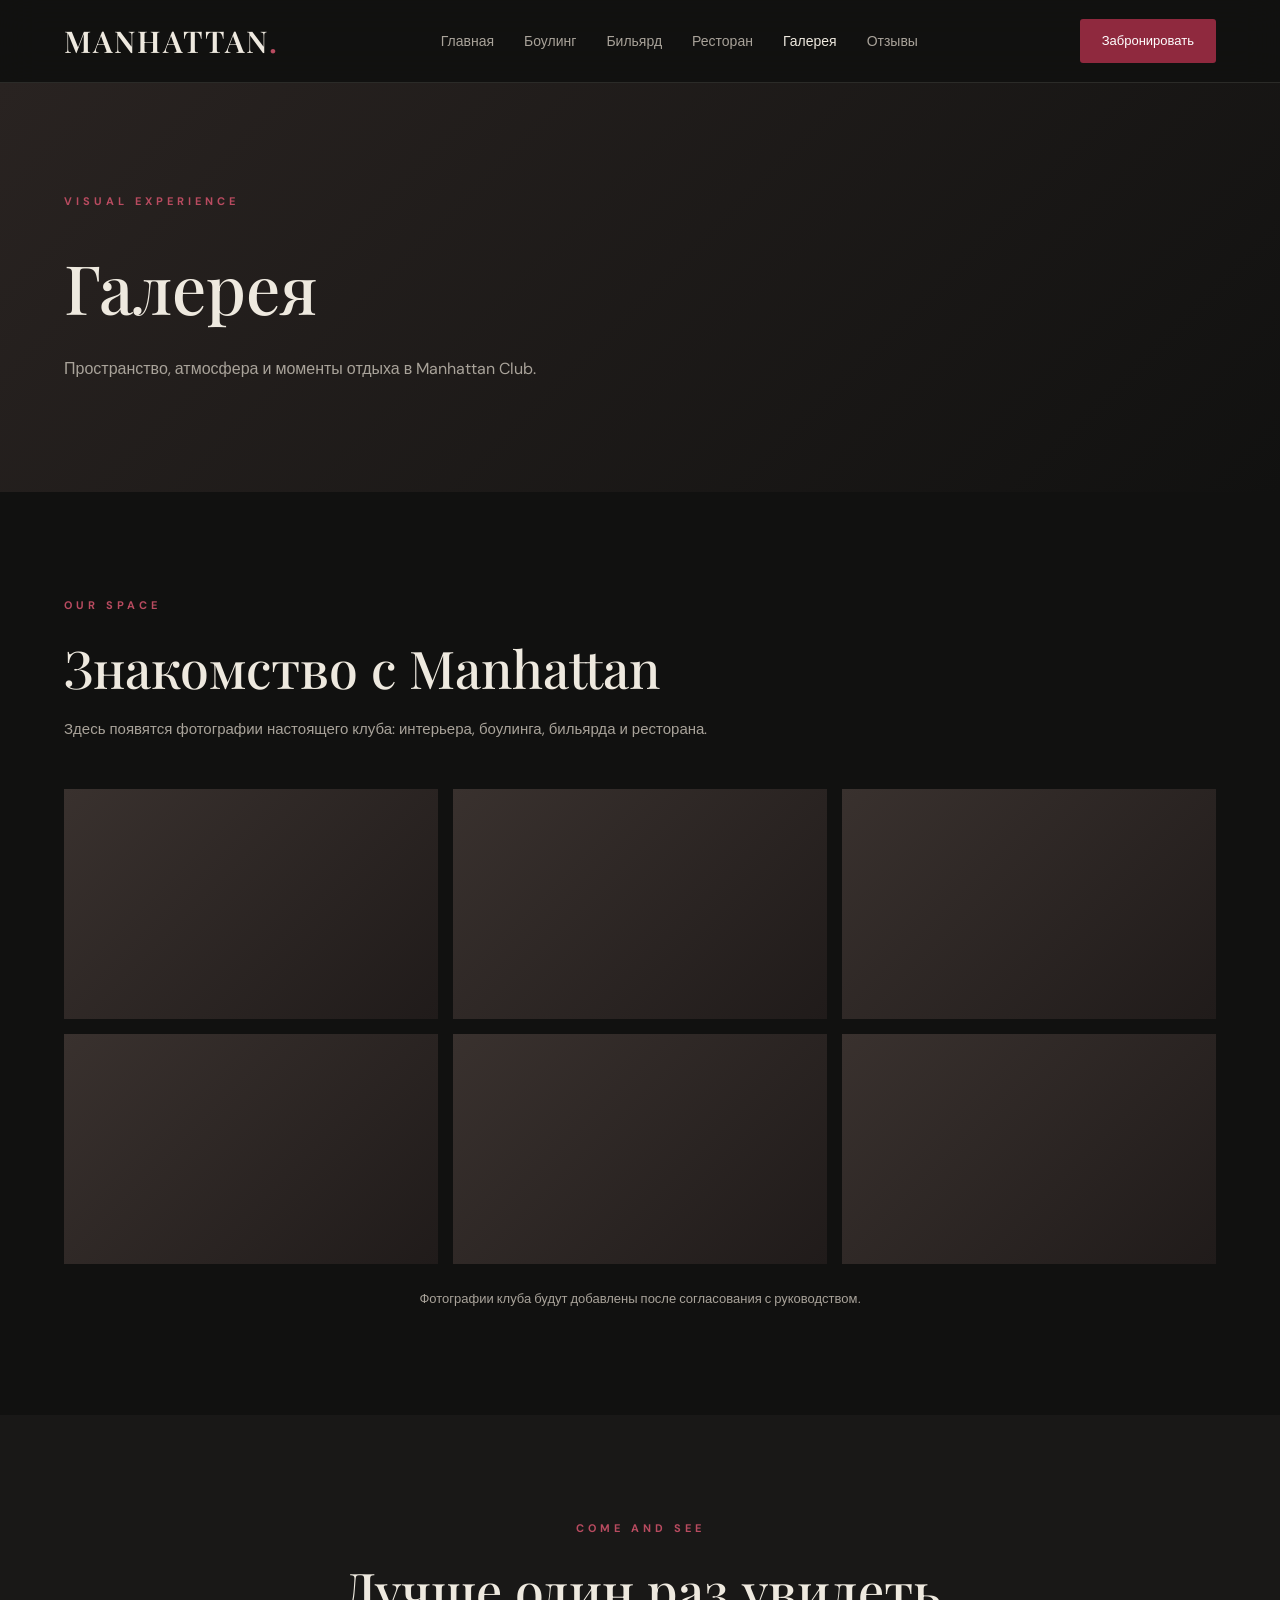
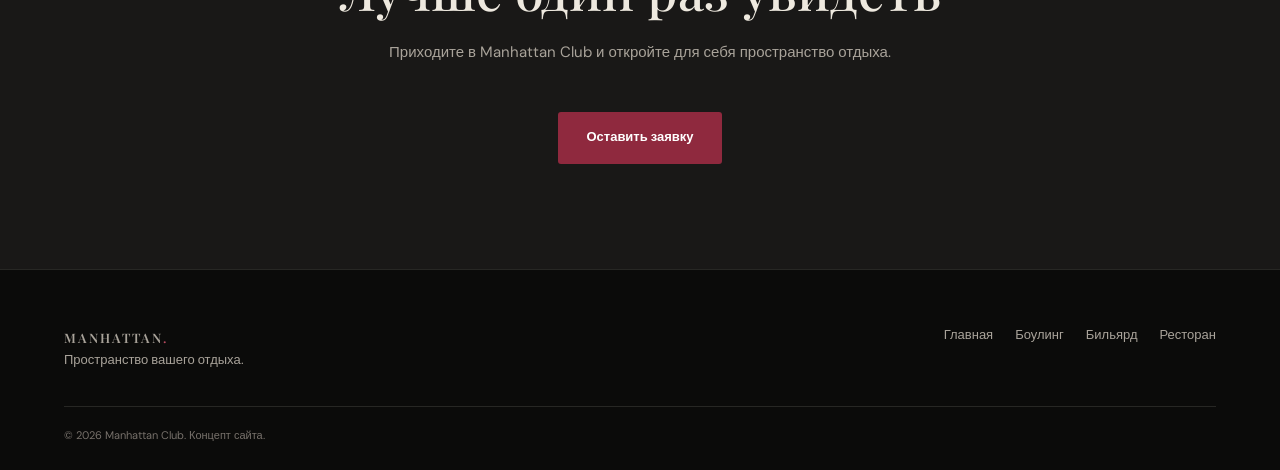
<file: gallery.html>
<!DOCTYPE html>
<html lang="ru">
<head>
  <meta charset="UTF-8">
  <meta name="viewport" content="width=device-width, initial-scale=1.0">
  <title>Галерея — Manhattan Club</title>
  <link rel="stylesheet" href="css/style.css">
</head>
<body>

<header class="header">
  <div class="container nav">
    <a href="index.html" class="logo">MANHATTAN<span>.</span></a>

    <nav class="nav-links">
      <a href="index.html">Главная</a>
      <a href="bowling.html">Боулинг</a>
      <a href="billiard.html">Бильярд</a>
      <a href="restaurant.html">Ресторан</a>
      <a href="gallery.html" class="active">Галерея</a>
      <a href="reviews.html">Отзывы</a>
    </nav>

    <a href="booking.html" class="nav-button">Забронировать</a>
  </div>
</header>

<main>

  <section class="page-hero">
    <div class="container">
      <div class="eyebrow">VISUAL EXPERIENCE</div>
      <h1>Галерея</h1>
      <p>
        Пространство, атмосфера и моменты
        отдыха в Manhattan Club.
      </p>
    </div>
  </section>

  <section class="section">
    <div class="container">

      <div class="section-heading">
        <div class="eyebrow">OUR SPACE</div>
        <h2>Знакомство с Manhattan</h2>
        <p>
          Здесь появятся фотографии настоящего клуба:
          интерьера, боулинга, бильярда и ресторана.
        </p>
      </div>

      <div class="gallery-grid">

        <div class="gallery-item"></div>
        <div class="gallery-item"></div>
        <div class="gallery-item"></div>
        <div class="gallery-item"></div>
        <div class="gallery-item"></div>
        <div class="gallery-item"></div>

      </div>

      <p style="color:var(--muted);text-align:center;margin-top:25px;font-size:13px">
        Фотографии клуба будут добавлены после согласования с руководством.
      </p>

    </div>
  </section>

  <section class="section section-dark">
    <div class="container">
      <div class="section-heading center">
        <div class="eyebrow">COME AND SEE</div>
        <h2>Лучше один раз увидеть</h2>
        <p>
          Приходите в Manhattan Club и откройте
          для себя пространство отдыха.
        </p>
      </div>

      <div style="text-align:center">
        <a href="booking.html" class="btn btn-primary">
          Оставить заявку
        </a>
      </div>
    </div>
  </section>

</main>

<footer class="footer">
  <div class="container">
    <div class="footer-content">
      <div>
        <a href="index.html" class="logo">MANHATTAN<span>.</span></a>
        <p>Пространство вашего отдыха.</p>
      </div>

      <div class="footer-links">
        <a href="index.html">Главная</a>
        <a href="bowling.html">Боулинг</a>
        <a href="billiard.html">Бильярд</a>
        <a href="restaurant.html">Ресторан</a>
      </div>
    </div>

    <div class="footer-bottom">
      © 2026 Manhattan Club. Концепт сайта.
    </div>
  </div>
</footer>

</body>
</html>
</file>
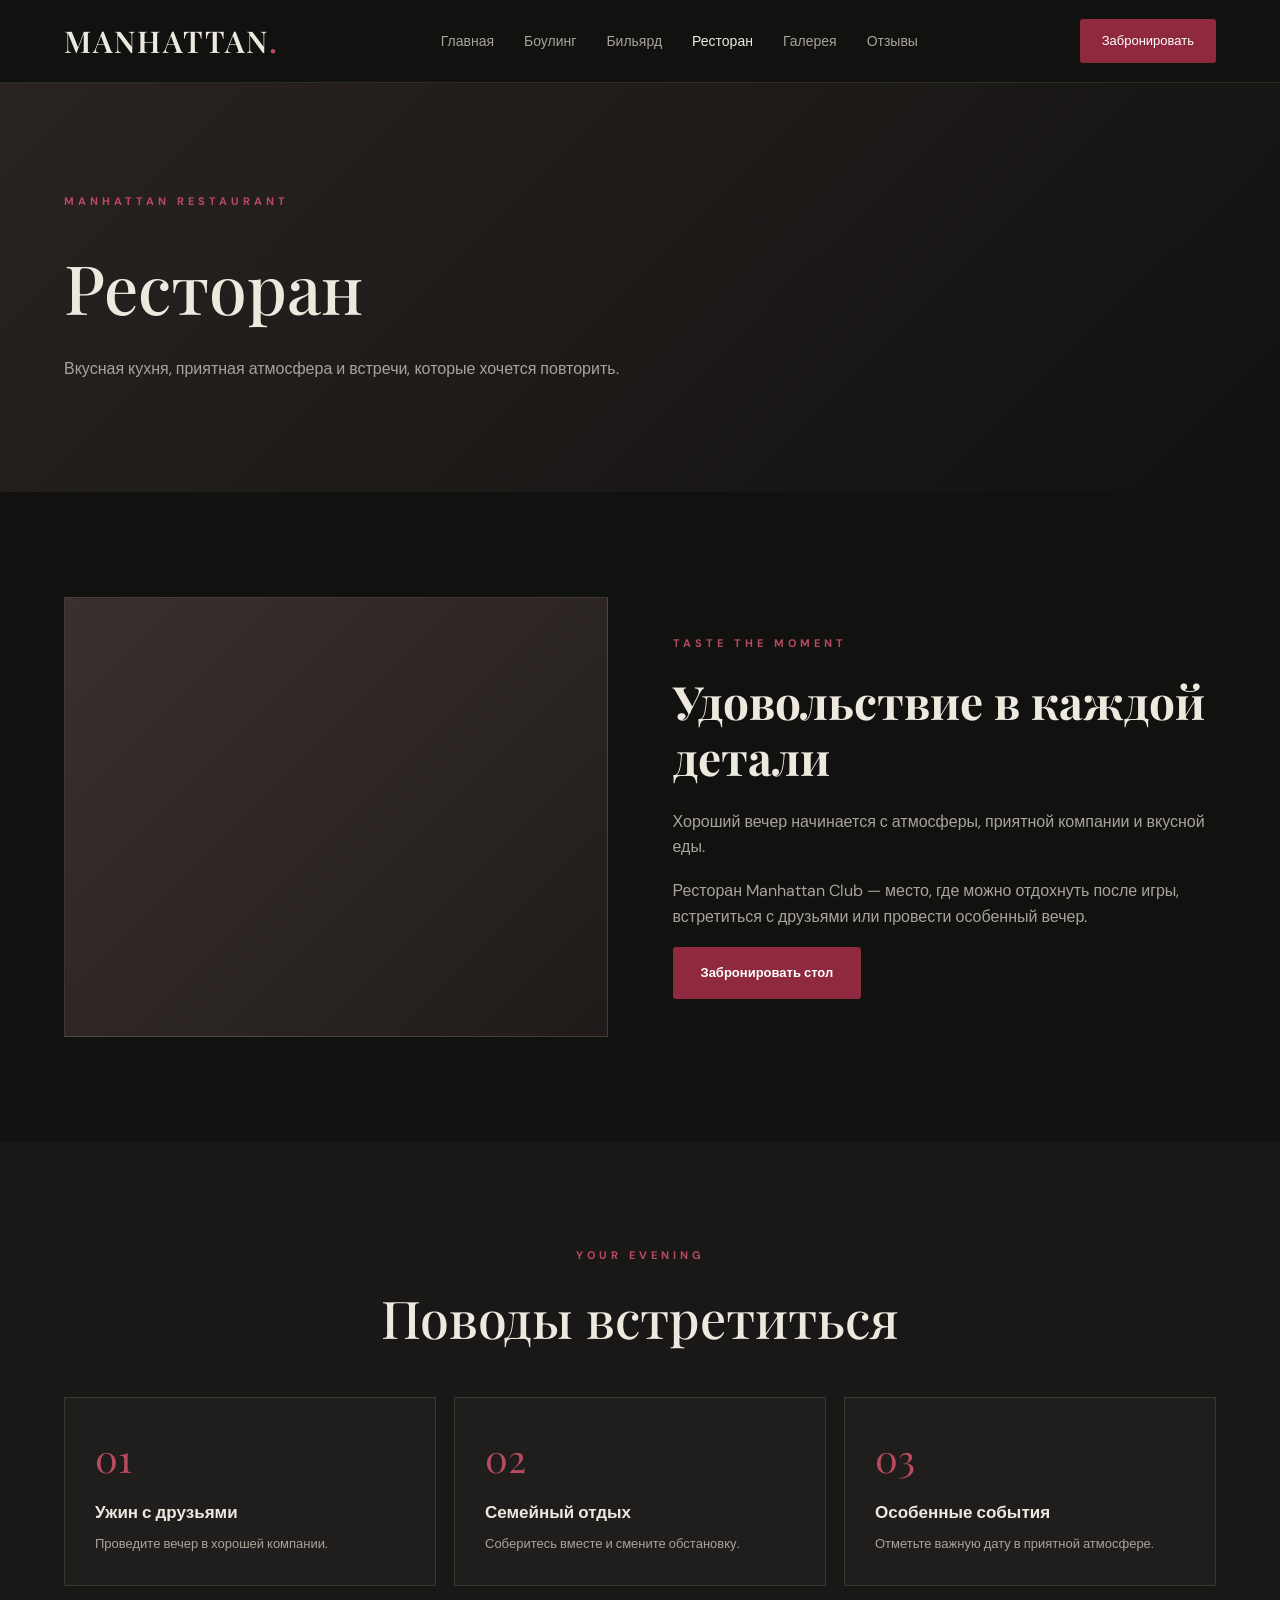
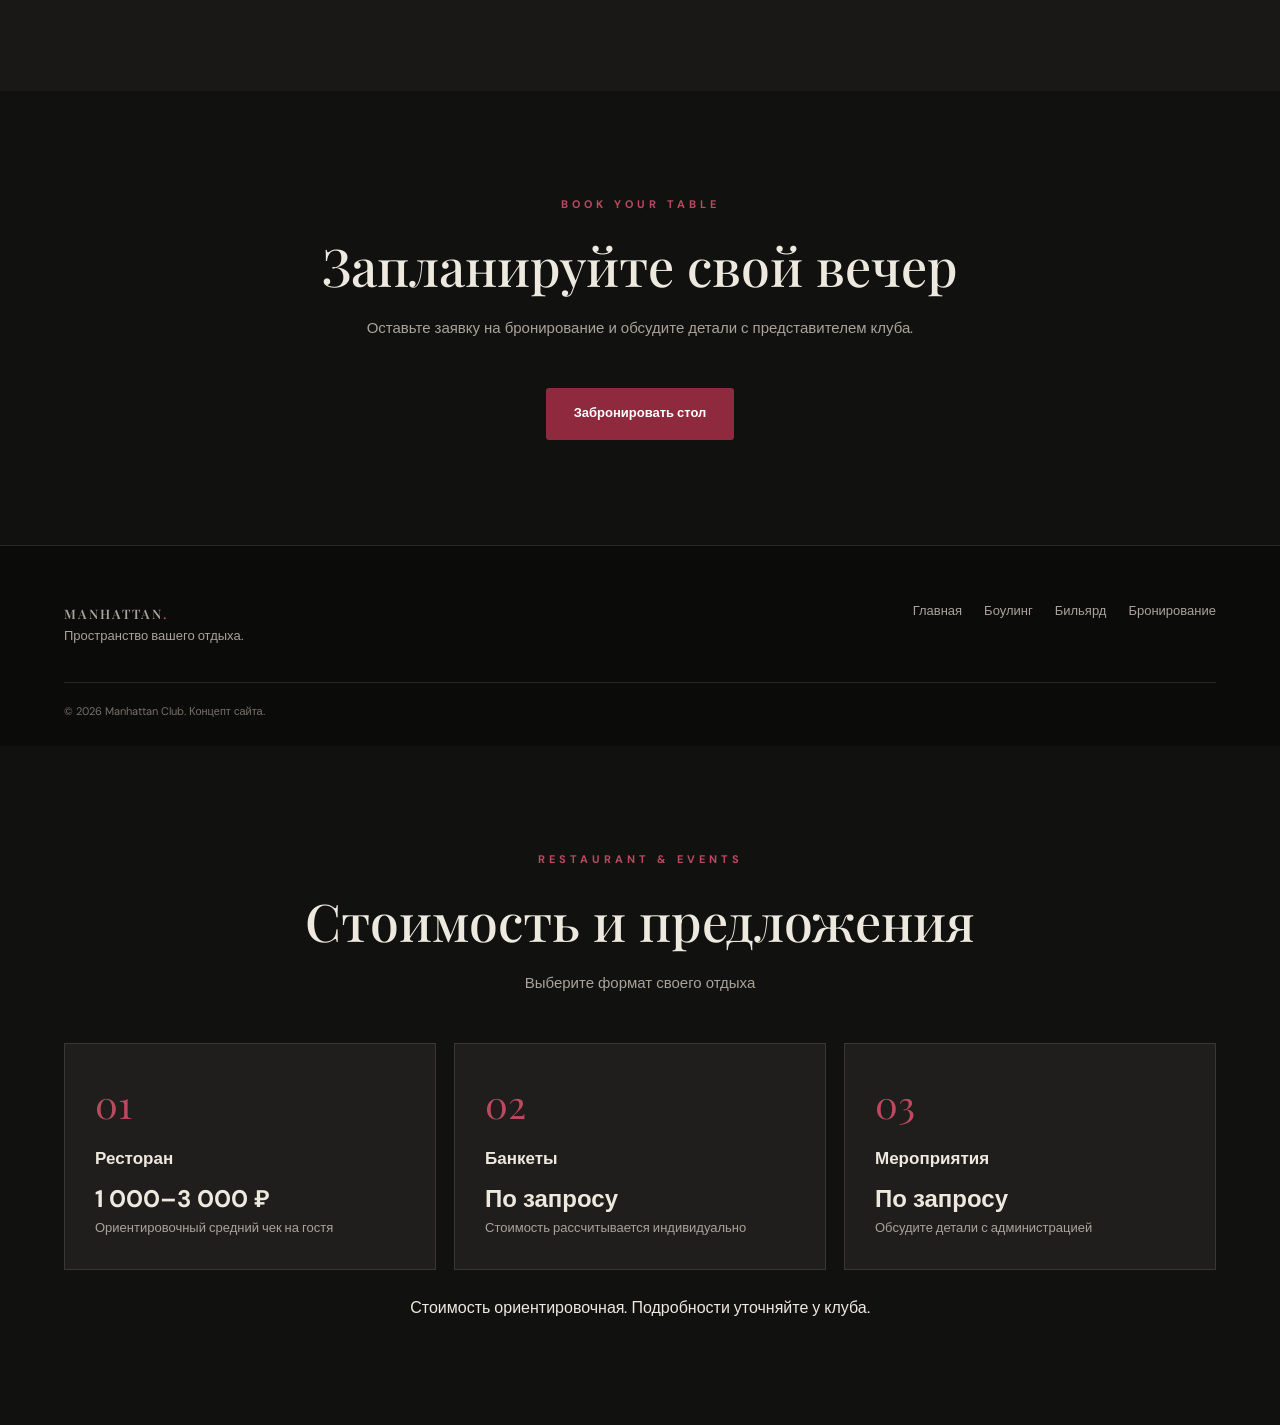
<file: restaurant.html>
<!DOCTYPE html>
<html lang="ru">
<head>
  <meta charset="UTF-8">
  <meta name="viewport" content="width=device-width, initial-scale=1.0">
  <meta name="description" content="Ресторан Manhattan Club в Калининграде.">
  <title>Ресторан — Manhattan Club</title>
  <link rel="stylesheet" href="css/style.css">
</head>
<body>

<header class="header">
  <div class="container nav">
    <a href="index.html" class="logo">MANHATTAN<span>.</span></a>

    <nav class="nav-links">
      <a href="index.html">Главная</a>
      <a href="bowling.html">Боулинг</a>
      <a href="billiard.html">Бильярд</a>
      <a href="restaurant.html" class="active">Ресторан</a>
      <a href="gallery.html">Галерея</a>
      <a href="reviews.html">Отзывы</a>
    </nav>

    <a href="booking.html" class="nav-button">Забронировать</a>
  </div>
</header>

<main>

  <section class="page-hero">
    <div class="container">
      <div class="eyebrow">MANHATTAN RESTAURANT</div>
      <h1>Ресторан</h1>
      <p>
        Вкусная кухня, приятная атмосфера
        и встречи, которые хочется повторить.
      </p>
    </div>
  </section>

  <section class="section">
    <div class="container about-grid">

      <div class="about-image"></div>

      <div class="about-text">
        <div class="eyebrow">TASTE THE MOMENT</div>
        <h2>Удовольствие в каждой детали</h2>

        <p>
          Хороший вечер начинается с атмосферы,
          приятной компании и вкусной еды.
        </p>

        <p>
          Ресторан Manhattan Club — место,
          где можно отдохнуть после игры,
          встретиться с друзьями или провести
          особенный вечер.
        </p>

        <a href="booking.html" class="btn btn-primary">
          Забронировать стол
        </a>
      </div>

    </div>
  </section>

  <section class="section section-dark">
    <div class="container">

      <div class="section-heading center">
        <div class="eyebrow">YOUR EVENING</div>
        <h2>Поводы встретиться</h2>
      </div>

      <div class="features">

        <div class="feature">
          <div class="feature-number">01</div>
          <h3>Ужин с друзьями</h3>
          <p>Проведите вечер в хорошей компании.</p>
        </div>

        <div class="feature">
          <div class="feature-number">02</div>
          <h3>Семейный отдых</h3>
          <p>Соберитесь вместе и смените обстановку.</p>
        </div>

        <div class="feature">
          <div class="feature-number">03</div>
          <h3>Особенные события</h3>
          <p>Отметьте важную дату в приятной атмосфере.</p>
        </div>

      </div>

    </div>
  </section>

  <section class="section">
    <div class="container">
      <div class="section-heading center">
        <div class="eyebrow">BOOK YOUR TABLE</div>
        <h2>Запланируйте свой вечер</h2>
        <p>
          Оставьте заявку на бронирование
          и обсудите детали с представителем клуба.
        </p>
      </div>

      <div style="text-align:center">
        <a href="booking.html" class="btn btn-primary">
          Забронировать стол
        </a>
      </div>
    </div>
  </section>

</main>

<footer class="footer">
  <div class="container">
    <div class="footer-content">
      <div>
        <a href="index.html" class="logo">MANHATTAN<span>.</span></a>
        <p>Пространство вашего отдыха.</p>
      </div>

      <div class="footer-links">
        <a href="index.html">Главная</a>
        <a href="bowling.html">Боулинг</a>
        <a href="billiard.html">Бильярд</a>
        <a href="booking.html">Бронирование</a>
      </div>
    </div>

    <div class="footer-bottom">
      © 2026 Manhattan Club. Концепт сайта.
    </div>
  </div>
</footer>

</body>
</html>
<section class="section">
    <div class="container">
        <div class="section-heading center">
            <div class="eyebrow">RESTAURANT & EVENTS</div>
            <h2>Стоимость и предложения</h2>
            <p>Выберите формат своего отдыха</p>
        </div>

        <div class="features">
            <div class="feature">
                <div class="feature-number">01</div>
                <h3>Ресторан</h3>
                <h2>1 000–3 000 ₽</h2>
                <p>Ориентировочный средний чек на гостя</p>
            </div>

            <div class="feature">
                <div class="feature-number">02</div>
                <h3>Банкеты</h3>
                <h2>По запросу</h2>
                <p>Стоимость рассчитывается индивидуально</p>
            </div>

            <div class="feature">
                <div class="feature-number">03</div>
                <h3>Мероприятия</h3>
                <h2>По запросу</h2>
                <p>Обсудите детали с администрацией</p>
            </div>
        </div>

        <p style="text-align:center; margin-top:25px;">
            Стоимость ориентировочная. Подробности уточняйте у клуба.
        </p>
    </div>
</section>
</file>
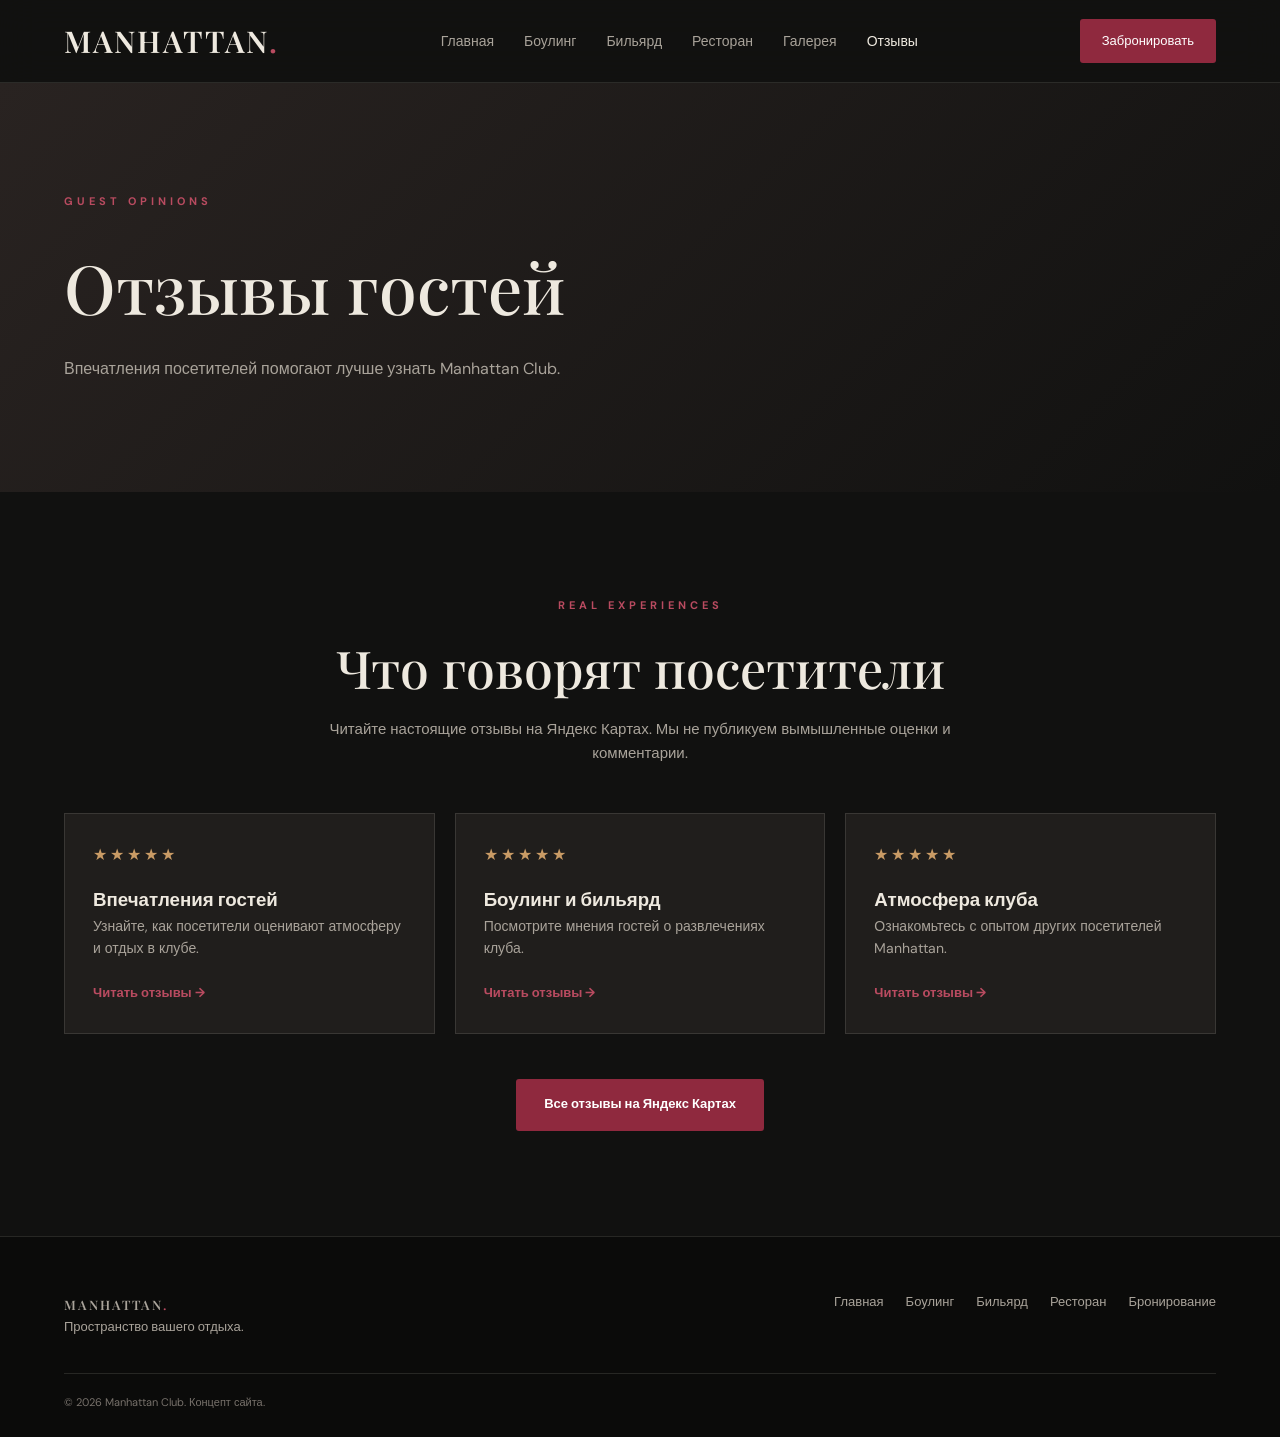
<file: reviews.html>
<!DOCTYPE html>
<html lang="ru">
<head>
  <meta charset="UTF-8">
  <meta name="viewport" content="width=device-width, initial-scale=1.0">
  <title>Отзывы — Manhattan Club</title>
  <link rel="stylesheet" href="css/style.css">
</head>
<body>

<header class="header">
  <div class="container nav">
    <a href="index.html" class="logo">MANHATTAN<span>.</span></a>

    <nav class="nav-links">
      <a href="index.html">Главная</a>
      <a href="bowling.html">Боулинг</a>
      <a href="billiard.html">Бильярд</a>
      <a href="restaurant.html">Ресторан</a>
      <a href="gallery.html">Галерея</a>
      <a href="reviews.html" class="active">Отзывы</a>
    </nav>

    <a href="booking.html" class="nav-button">Забронировать</a>
  </div>
</header>

<main>

  <section class="page-hero">
    <div class="container">
      <div class="eyebrow">GUEST OPINIONS</div>
      <h1>Отзывы гостей</h1>
      <p>
        Впечатления посетителей помогают
        лучше узнать Manhattan Club.
      </p>
    </div>
  </section>

  <section class="section">
    <div class="container">

      <div class="section-heading center">
        <div class="eyebrow">REAL EXPERIENCES</div>
        <h2>Что говорят посетители</h2>
        <p>
          Читайте настоящие отзывы на Яндекс Картах.
          Мы не публикуем вымышленные оценки и комментарии.
        </p>
      </div>

      <div class="reviews-grid">

        <div class="review">
          <div class="review-stars">★★★★★</div>
          <h3>Впечатления гостей</h3>
          <p>
            Узнайте, как посетители оценивают
            атмосферу и отдых в клубе.
          </p>
          <a class="card-link"
             href="https://yandex.com/maps/org/manhattan_club/1027581451/reviews/"
             target="_blank" rel="noopener">
            Читать отзывы →
          </a>
        </div>

        <div class="review">
          <div class="review-stars">★★★★★</div>
          <h3>Боулинг и бильярд</h3>
          <p>
            Посмотрите мнения гостей
            о развлечениях клуба.
          </p>
          <a class="card-link"
             href="https://yandex.com/maps/org/manhattan_club/1027581451/reviews/"
             target="_blank" rel="noopener">
            Читать отзывы →
          </a>
        </div>

        <div class="review">
          <div class="review-stars">★★★★★</div>
          <h3>Атмосфера клуба</h3>
          <p>
            Ознакомьтесь с опытом других
            посетителей Manhattan.
          </p>
          <a class="card-link"
             href="https://yandex.com/maps/org/manhattan_club/1027581451/reviews/"
             target="_blank" rel="noopener">
            Читать отзывы →
          </a>
        </div>

      </div>

      <div style="text-align:center;margin-top:45px">
        <a class="btn btn-primary"
           href="https://yandex.com/maps/org/manhattan_club/1027581451/reviews/"
           target="_blank" rel="noopener">
          Все отзывы на Яндекс Картах
        </a>
      </div>

    </div>
  </section>

</main>

<footer class="footer">
  <div class="container">
    <div class="footer-content">
      <div>
        <a href="index.html" class="logo">MANHATTAN<span>.</span></a>
        <p>Пространство вашего отдыха.</p>
      </div>

      <div class="footer-links">
        <a href="index.html">Главная</a>
        <a href="bowling.html">Боулинг</a>
        <a href="billiard.html">Бильярд</a>
        <a href="restaurant.html">Ресторан</a>
        <a href="booking.html">Бронирование</a>
      </div>
    </div>

    <div class="footer-bottom">
      © 2026 Manhattan Club. Концепт сайта.
    </div>
  </div>
</footer>

</body>
</html>
</file>
<file: css/style.css>
@import url('https://fonts.googleapis.com/css2?family=DM+Sans:wght@400;500;600;700&family=Playfair+Display:wght@400;500;600;700&display=swap');

:root {
  --bg: #111110;
  --bg-soft: #191817;
  --card: #201e1c;
  --cream: #eee9df;
  --muted: #a9a39a;
  --accent: #8f293e;
  --accent-light: #b94b60;
  --border: rgba(238,233,223,.12);
  --max-width: 1240px;
}

* {
  margin: 0;
  padding: 0;
  box-sizing: border-box;
}

html {
  scroll-behavior: smooth;
  scroll-padding-top: 90px;
}

body {
  background: var(--bg);
  color: var(--cream);
  font-family: 'DM Sans', sans-serif;
  line-height: 1.6;
  overflow-x: hidden;
}

a {
  color: inherit;
  text-decoration: none;
}

button, input, select, textarea {
  font: inherit;
}

button, a {
  -webkit-tap-highlight-color: transparent;
}

img {
  display: block;
  max-width: 100%;
}

.container {
  width: min(var(--max-width), 90%);
  margin: 0 auto;
}

/* HEADER */

.header {
  position: sticky;
  top: 0;
  z-index: 100;
  background: rgba(17,17,16,.94);
  backdrop-filter: blur(18px);
  border-bottom: 1px solid var(--border);
}

.nav {
  min-height: 82px;
  display: flex;
  align-items: center;
  justify-content: space-between;
  gap: 30px;
}

.logo {
  font-family: 'Playfair Display', serif;
  font-size: 30px;
  font-weight: 600;
  letter-spacing: 2px;
}

.logo span {
  color: var(--accent-light);
}

.nav-links {
  display: flex;
  align-items: center;
  gap: 30px;
}

.nav-links a {
  color: var(--muted);
  font-size: 14px;
  transition: .3s;
}

.nav-links a:hover,
.nav-links a.active {
  color: var(--cream);
}

.nav-button {
  padding: 12px 22px;
  background: var(--accent);
  border-radius: 3px;
  color: white;
  font-size: 13px;
  transition: .3s;
}

.nav-button:hover,
.btn-primary:hover {
  background: var(--accent-light);
  transform: translateY(-2px);
}

/* HERO */

.hero {
  min-height: 680px;
  display: flex;
  align-items: center;
  position: relative;
  overflow: hidden;
  background:
    linear-gradient(90deg, rgba(17,17,16,.98), rgba(17,17,16,.72)),
    linear-gradient(135deg, #292321, #111110);
}

.hero-content {
  max-width: 760px;
  padding: 100px 0;
  position: relative;
  z-index: 2;
}

.eyebrow {
  color: var(--accent-light);
  text-transform: uppercase;
  letter-spacing: 4px;
  font-size: 11px;
  font-weight: 700;
  margin-bottom: 22px;
}

.hero h1 {
  font-family: 'Playfair Display', serif;
  font-size: clamp(48px, 7vw, 86px);
  line-height: 1.08;
  font-weight: 500;
  margin-bottom: 25px;
}

.hero h1 span {
  color: var(--accent-light);
}

.hero p {
  max-width: 520px;
  color: var(--muted);
  font-size: 17px;
  margin-bottom: 36px;
}

.hero-actions {
  display: flex;
  flex-wrap: wrap;
  gap: 15px;
}

/* BUTTONS */

.btn {
  display: inline-flex;
  justify-content: center;
  align-items: center;
  min-height: 52px;
  padding: 0 27px;
  border: 1px solid transparent;
  border-radius: 3px;
  cursor: pointer;
  font-size: 13px;
  font-weight: 600;
  transition: .3s;
}

.btn-primary {
  background: var(--accent);
  color: white;
}

.btn-outline {
  border-color: var(--border);
  color: var(--cream);
}

.btn-outline:hover {
  border-color: var(--accent-light);
  color: var(--accent-light);
}

/* SECTIONS */

.section {
  padding: 105px 0;
}

.section-dark {
  background: var(--bg-soft);
}

.section-heading {
  max-width: 680px;
  margin-bottom: 48px;
}

.section-heading h2 {
  font-family: 'Playfair Display', serif;
  font-size: clamp(34px, 5vw, 52px);
  font-weight: 500;
  line-height: 1.2;
  margin-bottom: 18px;
}

.section-heading p {
  color: var(--muted);
  font-size: 15px;
}

.section-heading.center {
  text-align: center;
  margin-left: auto;
  margin-right: auto;
}

/* CARDS */

.cards-grid {
  display: grid;
  grid-template-columns: repeat(3, 1fr);
  gap: 22px;
}

.card {
  background: var(--card);
  border: 1px solid var(--border);
  overflow: hidden;
  transition: .35s;
}

.card:hover {
  transform: translateY(-7px);
  border-color: rgba(185,75,96,.55);
}

.card-image {
  height: 245px;
  background: linear-gradient(135deg, #39312e, #201b1a);
  overflow: hidden;
}

.card-image img {
  width: 100%;
  height: 100%;
  object-fit: cover;
  transition: .6s;
}

.card:hover .card-image img {
  transform: scale(1.05);
}

.card-content {
  padding: 27px;
}

.card-content h3 {
  font-family: 'Playfair Display', serif;
  font-size: 25px;
  margin-bottom: 12px;
}

.card-content p {
  color: var(--muted);
  font-size: 14px;
  margin-bottom: 20px;
}

.card-link {
  color: var(--accent-light);
  font-size: 13px;
  font-weight: 700;
}

/* ABOUT */

.about-grid {
  display: grid;
  grid-template-columns: 1fr 1fr;
  gap: 65px;
  align-items: center;
}

.about-image {
  min-height: 440px;
  background: linear-gradient(135deg, #39312e, #201b1a);
  border: 1px solid var(--border);
}

.about-image img {
  width: 100%;
  height: 100%;
  min-height: 440px;
  object-fit: cover;
}

.about-text h2 {
  font-family: 'Playfair Display', serif;
  font-size: 46px;
  line-height: 1.2;
  margin-bottom: 24px;
}

.about-text p {
  color: var(--muted);
  margin-bottom: 18px;
}

/* ADVANTAGES */

.features {
  display: grid;
  grid-template-columns: repeat(3, 1fr);
  gap: 18px;
}

.feature {
  padding: 30px;
  background: var(--card);
  border: 1px solid var(--border);
}

.feature-number {
  color: var(--accent-light);
  font-family: 'Playfair Display', serif;
  font-size: 38px;
  margin-bottom: 10px;
}

.feature h3 {
  font-size: 17px;
  margin-bottom: 8px;
}

.feature p {
  color: var(--muted);
  font-size: 13px;
}

/* BOOKING */

.booking-box {
  max-width: 850px;
  margin: 0 auto;
  padding: 45px;
  background: var(--card);
  border: 1px solid var(--border);
}

.booking-form {
  display: grid;
  grid-template-columns: 1fr 1fr;
  gap: 20px;
}

.form-group {
  display: flex;
  flex-direction: column;
  gap: 8px;
}

.form-group.full {
  grid-column: 1 / -1;
}

.form-group label {
  color: var(--muted);
  font-size: 12px;
}

.form-group input,
.form-group select,
.form-group textarea {
  width: 100%;
  padding: 15px;
  background: #151413;
  border: 1px solid var(--border);
  border-radius: 3px;
  color: var(--cream);
  outline: none;
}

.form-group input:focus,
.form-group select:focus,
.form-group textarea:focus {
  border-color: var(--accent-light);
}

.booking-form .btn {
  grid-column: 1 / -1;
}

/* GALLERY */

.gallery-grid {
  display: grid;
  grid-template-columns: repeat(3, 1fr);
  gap: 15px;
}

.gallery-item {
  min-height: 230px;
  background: linear-gradient(135deg, #39312e, #201b1a);
  overflow: hidden;
}

.gallery-item img {
  width: 100%;
  height: 100%;
  object-fit: cover;
  transition: .5s;
}

.gallery-item:hover img {
  transform: scale(1.06);
}

/* REVIEWS */

.reviews-grid {
  display: grid;
  grid-template-columns: repeat(3, 1fr);
  gap: 20px;
}

.review {
  padding: 28px;
  background: var(--card);
  border: 1px solid var(--border);
}

.review-stars {
  color: #c99b65;
  letter-spacing: 3px;
  margin-bottom: 17px;
}

.review p {
  color: var(--muted);
  font-size: 14px;
  margin-bottom: 20px;
}

.review-author {
  font-weight: 700;
  font-size: 13px;
}

/* CONTACTS */

.contacts-grid {
  display: grid;
  grid-template-columns: 1fr 1fr;
  gap: 45px;
}

.contact-item {
  padding: 18px 0;
  border-bottom: 1px solid var(--border);
}

.contact-item span {
  display: block;
  color: var(--muted);
  font-size: 12px;
  margin-bottom: 5px;
}

.contact-item strong {
  font-size: 16px;
}

.map-frame {
  width: 100%;
  min-height: 350px;
  border: 0;
  background: var(--card);
}

/* INNER PAGES */

.page-hero {
  padding: 110px 0;
  background: linear-gradient(135deg, #292321, #111110);
}

.page-hero h1 {
  font-family: 'Playfair Display', serif;
  font-size: clamp(42px, 6vw, 68px);
  font-weight: 500;
  margin-bottom: 15px;
}

.page-hero p {
  color: var(--muted);
  max-width: 600px;
}

/* FOOTER */

.footer {
  padding: 55px 0 25px;
  background: #0b0b0a;
  border-top: 1px solid var(--border);
}

.footer-content {
  display: flex;
  justify-content: space-between;
  flex-wrap: wrap;
  gap: 30px;
  padding-bottom: 35px;
}

.footer p,
.footer a {
  color: var(--muted);
  font-size: 13px;
}

.footer-links {
  display: flex;
  flex-wrap: wrap;
  gap: 22px;
}

.footer-bottom {
  padding-top: 20px;
  border-top: 1px solid var(--border);
  color: #77716b;
  font-size: 11px;
}

/* ANIMATIONS */

@keyframes fadeUp {
  from {
    opacity: 0;
    transform: translateY(22px);
  }
  to {
    opacity: 1;
    transform: translateY(0);
  }
}

.hero-content {
  animation: fadeUp .8s ease both;
}

/* RESPONSIVE */

@media (max-width: 900px) {
  .nav-links {
    gap: 15px;
  }

  .cards-grid,
  .reviews-grid {
    grid-template-columns: repeat(2, 1fr);
  }

  .about-grid {
    gap: 35px;
  }

  .features {
    grid-template-columns: repeat(2, 1fr);
  }
}

@media (max-width: 650px) {
  .nav {
    min-height: 70px;
    flex-wrap: wrap;
    padding: 15px 0;
  }

  .logo {
    font-size: 25px;
  }

  .nav-links {
    order: 3;
    width: 100%;
    overflow-x: auto;
    padding-bottom: 5px;
    gap: 22px;
  }

  .nav-links a {
    white-space: nowrap;
    font-size: 12px;
  }

  .nav-button {
    padding: 10px 14px;
    font-size: 11px;
  }

  .hero {
    min-height: 570px;
  }

  .hero-content {
    padding: 75px 0;
  }

  .hero p {
    font-size: 15px;
  }

  .section {
    padding: 70px 0;
  }

  .cards-grid,
  .reviews-grid,
  .features,
  .gallery-grid,
  .about-grid,
  .contacts-grid {
    grid-template-columns: 1fr;
  }

  .about-text h2 {
    font-size: 36px;
  }

  .booking-box {
    padding: 23px;
  }

  .booking-form {
    grid-template-columns: 1fr;
  }

  .form-group.full {
    grid-column: auto;
  }

  .footer-content {
    flex-direction: column;
  }
}
</file>
